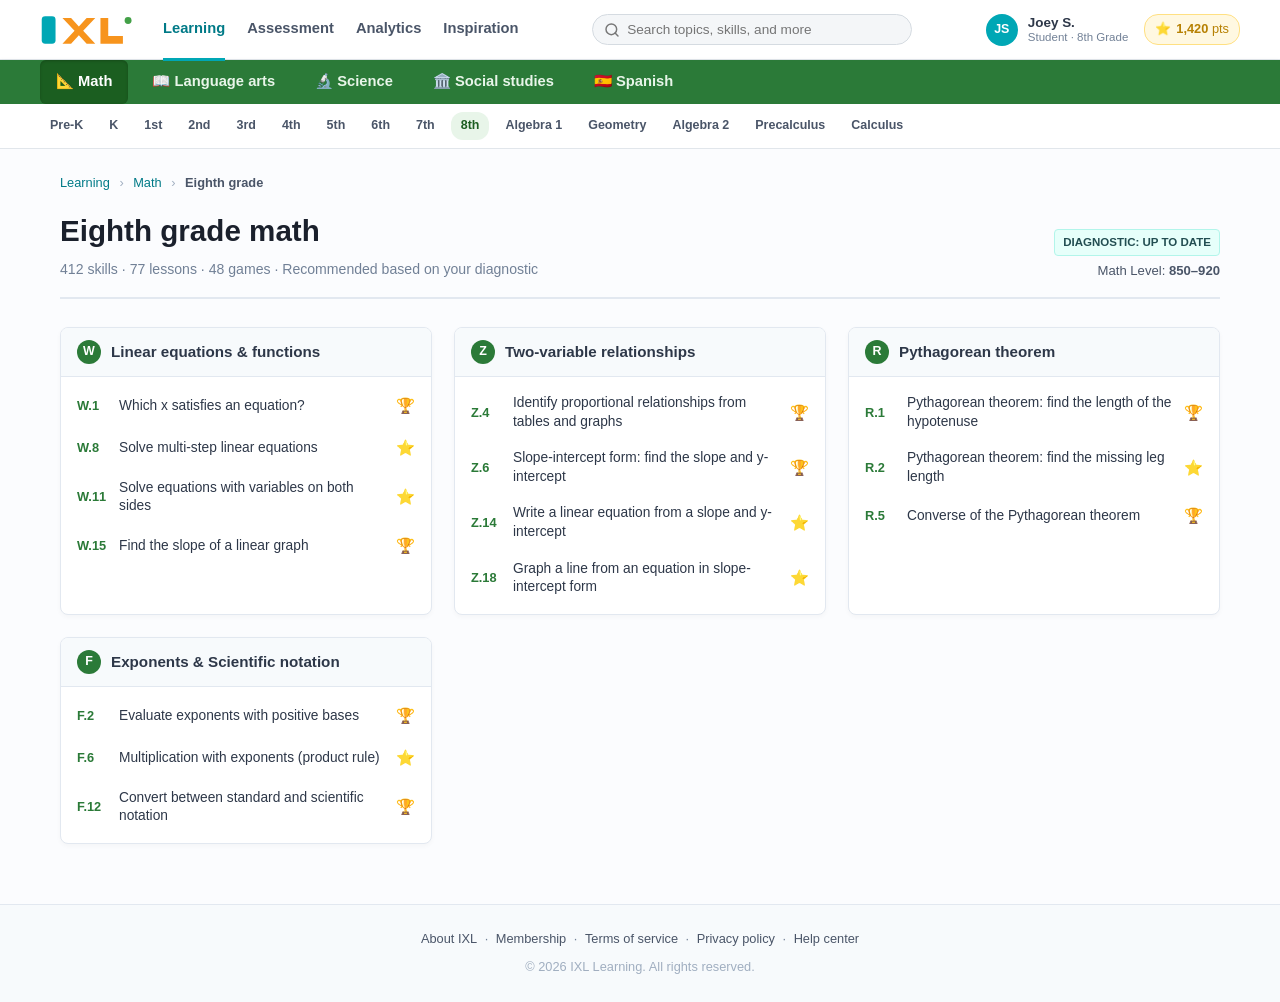
<file: index.html>
<!DOCTYPE html>
<html lang="en">
<head>
  <meta charset="UTF-8">
  <meta name="viewport" content="width=device-width, initial-scale=1.0">
  <title id="page-title">IXL | Math, Language Arts, Science, Social Studies, and Spanish</title>
  <meta name="description" content="Personalized learning for every student. Used by over 18 million students.">
  <link rel="icon" href="./assets/ixl-favicon.png" id="tab-favicon">
  <link rel="stylesheet" href="./style.css?v=1789508000000">
</head>
<body>

  <!-- ═══════════════════════════════════════════════════════════════════════
       IXL Educational Disguise Layer (Active By Default)
       ═══════════════════════════════════════════════════════════════════════ -->
  <div id="ixl-wrapper">
    <!-- Topmost Header Utility Bar -->
    <header class="ixl-top-header">
      <div class="ixl-header-inner">
        <div class="ixl-brand-group">
          <a href="#" class="ixl-logo-link" onclick="return false;" title="IXL Learning">
            <svg class="ixl-logo-svg" viewBox="0 0 110 38" width="95" height="34" fill="none" xmlns="http://www.w3.org/2000/svg">
              <rect x="2" y="3" width="16" height="32" rx="4" fill="#00A7B5"/>
              <path d="M26 5L40 20L26 35H36L45 25L54 35H64L50 20L64 5H54L45 15L36 5H26Z" fill="#F7941D"/>
              <path d="M70 5V35H96V26H79V5H70Z" fill="#F7941D"/>
              <circle cx="102" cy="8" r="4" fill="#43A047"/>
            </svg>
          </a>
          <nav class="ixl-primary-nav">
            <a href="#" class="ixl-nav-item active" onclick="return false;">Learning</a>
            <a href="#" class="ixl-nav-item" onclick="return false;">Assessment</a>
            <a href="#" class="ixl-nav-item" onclick="return false;">Analytics</a>
            <a href="#" class="ixl-nav-item" onclick="return false;">Inspiration</a>
          </nav>
        </div>

        <div class="ixl-search-box">
          <svg class="ixl-search-icon" width="16" height="16" viewBox="0 0 24 24" fill="none" stroke="#777" stroke-width="2.2" stroke-linecap="round" stroke-linejoin="round"><circle cx="11" cy="11" r="8"></circle><line x1="21" y1="21" x2="16.65" y2="16.65"></line></svg>
          <input type="text" class="ixl-search-input" placeholder="Search topics, skills, and more" autocomplete="off">
        </div>

        <div class="ixl-auth-group">
          <div class="ixl-user-badge">
            <span class="ixl-avatar">JS</span>
            <div class="ixl-user-meta">
              <span class="ixl-user-name">Joey S.</span>
              <span class="ixl-user-sub">Student · 8th Grade</span>
            </div>
          </div>
          <div class="ixl-score-pill">
            <span class="ixl-star-icon">⭐</span>
            <span><b>1,420</b> pts</span>
          </div>
        </div>
      </div>
    </header>

    <!-- Green Subject Sub-Bar -->
    <nav class="ixl-subject-bar">
      <div class="ixl-subject-inner">
        <a href="#" class="ixl-subj-link active" onclick="return false;">📐 Math</a>
        <a href="#" class="ixl-subj-link" onclick="return false;">📖 Language arts</a>
        <a href="#" class="ixl-subj-link" onclick="return false;">🔬 Science</a>
        <a href="#" class="ixl-subj-link" onclick="return false;">🏛️ Social studies</a>
        <a href="#" class="ixl-subj-link" onclick="return false;">🇪🇸 Spanish</a>
      </div>
    </nav>

    <!-- Grade Level Selector Strip -->
    <div class="ixl-grades-strip">
      <div class="ixl-grades-inner">
        <span class="ixl-grade-pill">Pre-K</span>
        <span class="ixl-grade-pill">K</span>
        <span class="ixl-grade-pill">1st</span>
        <span class="ixl-grade-pill">2nd</span>
        <span class="ixl-grade-pill">3rd</span>
        <span class="ixl-grade-pill">4th</span>
        <span class="ixl-grade-pill">5th</span>
        <span class="ixl-grade-pill">6th</span>
        <span class="ixl-grade-pill">7th</span>
        <span class="ixl-grade-pill active">8th</span>
        <span class="ixl-grade-pill">Algebra 1</span>
        <span class="ixl-grade-pill">Geometry</span>
        <span class="ixl-grade-pill">Algebra 2</span>
        <span class="ixl-grade-pill">Precalculus</span>
        <span class="ixl-grade-pill">Calculus</span>
      </div>
    </div>

    <!-- Main IXL Dashboard Body -->
    <main class="ixl-main-container">
      <div class="ixl-breadcrumbs">
        <a href="#" onclick="return false;">Learning</a> <span class="sep">›</span>
        <a href="#" onclick="return false;">Math</a> <span class="sep">›</span>
        <span class="current">Eighth grade</span>
      </div>

      <div class="ixl-title-row">
        <div class="ixl-title-text">
          <h1>Eighth grade math</h1>
          <p>412 skills · 77 lessons · 48 games · Recommended based on your diagnostic</p>
        </div>
        <div class="ixl-diagnostic-status">
          <span class="ixl-diag-badge">Diagnostic: Up to date</span>
          <span class="ixl-diag-level">Math Level: <b>850–920</b></span>
        </div>
      </div>

      <!-- Realistic IXL Practice Categories & Skills -->
      <div class="ixl-skills-matrix">
        <!-- Category 1 -->
        <div class="ixl-skill-category">
          <h2 class="ixl-cat-header"><span class="ixl-cat-letter">W</span> Linear equations & functions</h2>
          <ul class="ixl-skill-list">
            <li class="ixl-skill-item" onclick="openIxlQuestion('Solve for x: 4x + 9 = 33', 'x = 6')">
              <span class="ixl-code">W.1</span>
              <span class="ixl-skill-name">Which x satisfies an equation?</span>
              <span class="ixl-medal" title="Mastered (Score: 100)">🏆</span>
            </li>
            <li class="ixl-skill-item" onclick="openIxlQuestion('Solve multi-step equation: 3(2x - 4) = 18', 'x = 5')">
              <span class="ixl-code">W.8</span>
              <span class="ixl-skill-name">Solve multi-step linear equations</span>
              <span class="ixl-medal" title="Proficient (Score: 92)">⭐</span>
            </li>
            <li class="ixl-skill-item" onclick="openIxlQuestion('Solve: 5x - 7 = 2x + 14', 'x = 7')">
              <span class="ixl-code">W.11</span>
              <span class="ixl-skill-name">Solve equations with variables on both sides</span>
              <span class="ixl-medal" title="Practiced">⭐</span>
            </li>
            <li class="ixl-skill-item" onclick="openIxlQuestion('Find the slope of a line passing through (2, 5) and (6, 13)', 'm = 2')">
              <span class="ixl-code">W.15</span>
              <span class="ixl-skill-name">Find the slope of a linear graph</span>
              <span class="ixl-medal" title="Mastered (Score: 100)">🏆</span>
            </li>
          </ul>
        </div>

        <!-- Category 2 -->
        <div class="ixl-skill-category">
          <h2 class="ixl-cat-header"><span class="ixl-cat-letter">Z</span> Two-variable relationships</h2>
          <ul class="ixl-skill-list">
            <li class="ixl-skill-item" onclick="openIxlQuestion('Is y = 3x directly proportional?', 'Yes, k = 3')">
              <span class="ixl-code">Z.4</span>
              <span class="ixl-skill-name">Identify proportional relationships from tables and graphs</span>
              <span class="ixl-medal" title="Mastered">🏆</span>
            </li>
            <li class="ixl-skill-item" onclick="openIxlQuestion('Find slope and y-intercept of y = -2x + 7', 'slope: -2, intercept: 7')">
              <span class="ixl-code">Z.6</span>
              <span class="ixl-skill-name">Slope-intercept form: find the slope and y-intercept</span>
              <span class="ixl-medal" title="Mastered">🏆</span>
            </li>
            <li class="ixl-skill-item" onclick="openIxlQuestion('Write equation for line with slope 4 and y-intercept -3', 'y = 4x - 3')">
              <span class="ixl-code">Z.14</span>
              <span class="ixl-skill-name">Write a linear equation from a slope and y-intercept</span>
              <span class="ixl-medal">⭐</span>
            </li>
            <li class="ixl-skill-item" onclick="openIxlQuestion('Graph the line y = 1/2x + 1', 'Line plotted')">
              <span class="ixl-code">Z.18</span>
              <span class="ixl-skill-name">Graph a line from an equation in slope-intercept form</span>
              <span class="ixl-medal">⭐</span>
            </li>
          </ul>
        </div>

        <!-- Category 3 -->
        <div class="ixl-skill-category">
          <h2 class="ixl-cat-header"><span class="ixl-cat-letter">R</span> Pythagorean theorem</h2>
          <ul class="ixl-skill-list">
            <li class="ixl-skill-item" onclick="openIxlQuestion('Find hypotenuse c if a = 6 and b = 8', 'c = 10')">
              <span class="ixl-code">R.1</span>
              <span class="ixl-skill-name">Pythagorean theorem: find the length of the hypotenuse</span>
              <span class="ixl-medal">🏆</span>
            </li>
            <li class="ixl-skill-item" onclick="openIxlQuestion('Find missing leg a if c = 13 and b = 12', 'a = 5')">
              <span class="ixl-code">R.2</span>
              <span class="ixl-skill-name">Pythagorean theorem: find the missing leg length</span>
              <span class="ixl-medal">⭐</span>
            </li>
            <li class="ixl-skill-item" onclick="openIxlQuestion('Are lengths 5, 12, 13 a right triangle?', 'Yes, 25 + 144 = 169')">
              <span class="ixl-code">R.5</span>
              <span class="ixl-skill-name">Converse of the Pythagorean theorem</span>
              <span class="ixl-medal">🏆</span>
            </li>
          </ul>
        </div>

        <!-- Category 4 -->
        <div class="ixl-skill-category">
          <h2 class="ixl-cat-header"><span class="ixl-cat-letter">F</span> Exponents & Scientific notation</h2>
          <ul class="ixl-skill-list">
            <li class="ixl-skill-item" onclick="openIxlQuestion('Evaluate: 4^3', '64')">
              <span class="ixl-code">F.2</span>
              <span class="ixl-skill-name">Evaluate exponents with positive bases</span>
              <span class="ixl-medal">🏆</span>
            </li>
            <li class="ixl-skill-item" onclick="openIxlQuestion('Multiply: (2^3) * (2^4)', '2^7 = 128')">
              <span class="ixl-code">F.6</span>
              <span class="ixl-skill-name">Multiplication with exponents (product rule)</span>
              <span class="ixl-medal">⭐</span>
            </li>
            <li class="ixl-skill-item" onclick="openIxlQuestion('Write 4.5 x 10^4 in standard form', '45,000')">
              <span class="ixl-code">F.12</span>
              <span class="ixl-skill-name">Convert between standard and scientific notation</span>
              <span class="ixl-medal">🏆</span>
            </li>
          </ul>
        </div>
      </div>
    </main>

    <!-- IXL Footer -->
    <footer class="ixl-footer">
      <div class="ixl-footer-inner">
        <div class="ixl-footer-links">
          <a href="#" onclick="return false;">About IXL</a> ·
          <a href="#" onclick="return false;">Membership</a> ·
          <a href="#" onclick="return false;">Terms of service</a> ·
          <a href="#" onclick="return false;">Privacy policy</a> ·
          <a href="#" onclick="return false;">Help center</a>
        </div>
        <p class="ixl-copy">© 2026 IXL Learning. All rights reserved.</p>
      </div>
    </footer>

    <!-- Harmless Question Modal if clicked in IXL mode -->
    <div class="ixl-modal-overlay" id="ixl-modal" style="display:none;">
      <div class="ixl-modal-card">
        <div class="ixl-modal-header">
          <span class="ixl-modal-badge">8th Grade Math Practice</span>
          <button class="ixl-modal-close" onclick="closeIxlQuestion()">✕</button>
        </div>
        <div class="ixl-modal-body">
          <h3 id="ixl-q-title">Solve for x:</h3>
          <p class="ixl-math-problem" id="ixl-q-body">4x + 9 = 33</p>
          <div class="ixl-input-row">
            <input type="text" class="ixl-ans-input" id="ixl-ans" placeholder="Enter your answer">
            <button class="ixl-submit-btn" onclick="submitIxlAnswer()">Submit</button>
          </div>
          <div id="ixl-feedback" class="ixl-feedback"></div>
        </div>
      </div>
    </div>
  </div>

  <!-- ═══════════════════════════════════════════════════════════════════════
       Secret Site Portal (Activates when you type "joey" outside of a textbox)
       ═══════════════════════════════════════════════════════════════════════ -->
  <div id="secret-site-wrapper" style="display: none;">
    <!-- Loading Overlay -->
    <div class="loading-overlay" id="loading-overlay">
      <div class="loader-ring"></div>
      <div class="loading-text">Establishing Secure Tunnel...</div>
      <div class="loading-subtext">Jojy's Mojis · Built by yours truly</div>
    </div>

  <!-- Upgraded Proxy Frame (fullscreen browser interface) -->
  <div class="proxy-frame-container" id="proxy-container">
    <div class="proxy-toolbar">
      <div class="proxy-nav-btns">
        <button class="tb-btn tb-btn-close" id="proxy-back" title="Exit Proxy (Back to Home)">
          <svg width="14" height="14" viewBox="0 0 24 24" fill="none" stroke="currentColor" stroke-width="2.2" stroke-linecap="round" stroke-linejoin="round"><line x1="18" y1="6" x2="6" y2="18"></line><line x1="6" y1="6" x2="18" y2="18"></line></svg>
        </button>
        <button class="tb-btn" id="proxy-history-back" title="History Back">
          <svg width="14" height="14" viewBox="0 0 24 24" fill="none" stroke="currentColor" stroke-width="2.2" stroke-linecap="round" stroke-linejoin="round"><line x1="19" y1="12" x2="5" y2="12"></line><polyline points="12 19 5 12 12 5"></polyline></svg>
        </button>
        <button class="tb-btn" id="proxy-history-forward" title="History Forward">
          <svg width="14" height="14" viewBox="0 0 24 24" fill="none" stroke="currentColor" stroke-width="2.2" stroke-linecap="round" stroke-linejoin="round"><line x1="5" y1="12" x2="19" y2="12"></line><polyline points="12 5 19 12 12 19"></polyline></svg>
        </button>
        <button class="tb-btn" id="proxy-refresh" title="Reload Page">
          <svg width="14" height="14" viewBox="0 0 24 24" fill="none" stroke="currentColor" stroke-width="2.2" stroke-linecap="round" stroke-linejoin="round"><polyline points="23 4 23 10 17 10"></polyline><path d="M20.49 15a9 9 0 1 1-2.12-9.36L23 10"></path></svg>
        </button>
      </div>
      <div class="proxy-url-wrap">
        <span class="proxy-ssl-icon" title="Secure Encrypted Proxy">
          <svg width="13" height="13" viewBox="0 0 24 24" fill="none" stroke="#10b981" stroke-width="2.4" stroke-linecap="round" stroke-linejoin="round"><rect x="3" y="11" width="18" height="11" rx="2" ry="2"></rect><path d="M7 11V7a5 5 0 0 1 10 0v4"></path></svg>
        </span>
        <input class="proxy-url-bar" id="proxy-url-display" placeholder="Enter URL or search..." autocomplete="off" spellcheck="false">
      </div>
      <div class="proxy-nav-btns">
        <button class="tb-btn" id="proxy-fullscreen" title="Toggle Fullscreen">
          <svg width="14" height="14" viewBox="0 0 24 24" fill="none" stroke="currentColor" stroke-width="2.2" stroke-linecap="round" stroke-linejoin="round"><path d="M8 3H5a2 2 0 0 0-2 2v3m18 0V5a2 2 0 0 0-2-2h-3m0 18h3a2 2 0 0 0 2-2v-3M3 16v3a2 2 0 0 0 2 2h3"></path></svg>
        </button>
        <button class="tb-btn" id="proxy-popout" title="Open in about:blank tab">
          <svg width="14" height="14" viewBox="0 0 24 24" fill="none" stroke="currentColor" stroke-width="2.2" stroke-linecap="round" stroke-linejoin="round"><path d="M18 13v6a2 2 0 0 1-2 2H5a2 2 0 0 1-2-2V8a2 2 0 0 1 2-2h6"></path><polyline points="15 3 21 3 21 9"></polyline><line x1="10" y1="14" x2="21" y2="3"></line></svg>
        </button>
      </div>
    </div>
    <iframe class="proxy-frame" id="proxy-frame" allow="autoplay; camera; microphone; clipboard-read; clipboard-write; fullscreen; display-capture; web-share; gamepad; xr-spatial-tracking" allowfullscreen></iframe>
  </div>

  <div class="container">
    <!-- Navbar -->
    <nav class="navbar fade-in">
      <a href="./index.html" class="logo">
        <div class="logo-wrap">
          <img src="./favicon.jpg" alt="Jojy's Mojis" class="logo-icon">
        </div>
        <div class="logo-info">
          <span class="logo-text">Jojy's Mojis</span>
          <span class="logo-tagline">Built by yours truly</span>
        </div>
      </a>
      <ul class="nav-links">
        <li><a href="./index.html" class="active">Home</a></li>
        <li><a href="./games.html">Game Library</a></li>
        <li>
          <button class="stealth-btn" id="stealth-launch-btn" title="Open in about:blank (Invisible to Lightspeed)">
            <svg width="13" height="13" viewBox="0 0 24 24" fill="none" stroke="currentColor" stroke-width="2.2" stroke-linecap="round" stroke-linejoin="round"><path d="M2 12h20M12 2a15.3 15.3 0 0 1 4 10 15.3 15.3 0 0 1-4 10 15.3 15.3 0 0 1-4-10 15.3 15.3 0 0 1 4-10z"></path></svg>
            <span>Stealth</span>
          </button>
        </li>
        <li>
          <button class="panic-btn" id="panic-btn" title="Press ESC to panic">
            <span class="panic-dot"></span>
            <span>Panic</span>
            <kbd>ESC</kbd>
          </button>
        </li>
      </ul>
    </nav>

    <!-- Hero Section -->
    <section class="hero fade-in fade-in-delay-1">
      <h1>Browse <span class="accent">Without Limits</span></h1>
      <p>High-speed unblocked proxy tunnel & instant game library. Stealth cloaked, zero restrictions.</p>

      <div class="search-container">
        <div class="search-bar-wrap">
          <span class="search-icon-prefix">
            <svg width="17" height="17" viewBox="0 0 24 24" fill="none" stroke="currentColor" stroke-width="2.2" stroke-linecap="round" stroke-linejoin="round"><circle cx="11" cy="11" r="8"></circle><line x1="21" y1="21" x2="16.65" y2="16.65"></line></svg>
          </span>
          <input
            type="text"
            class="search-bar"
            id="search-input"
            placeholder="Search Google or enter any website address..."
            autocomplete="off"
            spellcheck="false"
          >
          <div class="search-actions">
            <span class="kbd-badge">Enter ↵</span>
            <button class="search-btn" id="search-btn" title="Launch Proxy">
              <span>Launch</span>
              <svg width="13" height="13" viewBox="0 0 24 24" fill="none" stroke="currentColor" stroke-width="2.4" stroke-linecap="round" stroke-linejoin="round"><line x1="5" y1="12" x2="19" y2="12"></line><polyline points="12 5 19 12 12 19"></polyline></svg>
            </button>
          </div>
        </div>
        <div class="search-byline">you know who, made this</div>
      </div>

      <!-- Quick Access Shortcuts with Real Brand Icons -->
      <div class="quick-access">
        <button class="quick-btn" data-url="https://www.roblox.com">
          <span class="icon brand-icon roblox-icon">
            <svg viewBox="0 0 24 24" width="18" height="18" fill="currentColor"><path d="M18.92 2.01L5.08 5.72 2.01 19.56l13.84 3.71 3.07-13.84zM14.5 13.5l-3.32-.89.89-3.32 3.32.89-.89 3.32z"/></svg>
          </span>
          Roblox
        </button>
        <button class="quick-btn" data-url="https://www.youtube.com">
          <span class="icon brand-icon yt-icon">
            <svg viewBox="0 0 24 24" width="18" height="18" fill="#FF0000"><path d="M23.498 6.186a3.016 3.016 0 0 0-2.122-2.136C19.505 3.545 12 3.545 12 3.545s-7.505 0-9.377.505A3.017 3.017 0 0 0 .502 6.186C0 8.07 0 12 0 12s0 3.93.502 5.814a3.016 3.016 0 0 0 2.122 2.136c1.871.505 9.376.505 9.376.505s7.505 0 9.377-.505a3.015 3.015 0 0 0 2.122-2.136C24 15.93 24 12 24 12s0-3.93-.502-5.814zM9.545 15.568V8.432L15.818 12l-6.273 3.568z"/></svg>
          </span>
          YouTube
        </button>
        <button class="quick-btn" data-url="https://discord.com/app">
          <span class="icon brand-icon discord-icon">
            <svg viewBox="0 0 24 24" width="18" height="18" fill="#5865F2"><path d="M20.317 4.37a19.791 19.791 0 0 0-4.885-1.515.074.074 0 0 0-.079.037c-.21.375-.444.864-.608 1.25a18.27 18.27 0 0 0-5.487 0 12.64 12.64 0 0 0-.617-1.25.077.077 0 0 0-.079-.037A19.736 19.736 0 0 0 3.677 4.37a.07.07 0 0 0-.032.027C.533 9.046-.32 13.58.099 18.057a.082.082 0 0 0 .031.057 19.9 19.9 0 0 0 5.993 3.03.078.078 0 0 0 .084-.028c.462-.63.874-1.295 1.226-1.994.021-.041.001-.09-.041-.106a13.107 13.107 0 0 1-1.872-.892.077.077 0 0 1-.008-.128 10.2 10.2 0 0 0 .372-.292.074.074 0 0 1 .077-.01c3.929 1.793 8.18 1.793 12.061 0a.074.074 0 0 1 .078.01c.12.098.246.198.373.292a.077.077 0 0 1-.006.127 12.299 12.299 0 0 1-1.873.894.077.077 0 0 0-.041.107c.36.698.772 1.362 1.225 1.993a.076.076 0 0 0 .084.028 19.839 19.839 0 0 0 6.002-3.03.077.077 0 0 0 .032-.054c.5-5.177-.838-9.674-3.549-13.66a.061.061 0 0 0-.031-.028zM8.02 15.33c-1.183 0-2.157-1.085-2.157-2.419 0-1.333.956-2.419 2.157-2.419 1.21 0 2.176 1.096 2.157 2.42 0 1.333-.956 2.418-2.157 2.418zm7.975 0c-1.183 0-2.157-1.085-2.157-2.419 0-1.333.955-2.419 2.157-2.419 1.21 0 2.176 1.096 2.157 2.42 0 1.333-.946 2.418-2.157 2.418z"/></svg>
          </span>
          Discord
        </button>
        <button class="quick-btn" data-url="https://www.tiktok.com">
          <span class="icon brand-icon tiktok-icon">
            <svg viewBox="0 0 24 24" width="18" height="18" fill="#25F4EE"><path d="M12.525.02c1.31-.02 2.61-.01 3.91-.02.08 1.53.63 3.09 1.75 4.17 1.12 1.11 2.7 1.62 4.24 1.79v4.03c-1.44-.05-2.89-.35-4.2-.97-.57-.26-1.1-.59-1.62-.97-.01 2.92.01 5.84-.02 8.75-.08 1.4-.54 2.79-1.35 3.94-1.31 1.92-3.58 3.17-5.91 3.21-1.43.08-2.86-.31-4.08-1.03-2.02-1.19-3.44-3.37-3.65-5.71-.02-.5-.03-1-.01-1.49.18-1.9 1.12-3.72 2.58-4.96 1.66-1.44 3.98-2.13 6.15-1.72.02 1.48-.04 2.96-.04 4.44-.99-.32-2.15-.23-3.02.37-.63.41-1.11 1.04-1.36 1.75-.21.51-.24 1.07-.14 1.61.24 1.64 1.82 3.02 3.5 2.87 1.12-.01 2.19-.66 2.77-1.61.19-.33.4-.67.41-1.06.1-1.79.06-3.57.07-5.36.01-4.03-.01-8.05.02-12.07z"/></svg>
          </span>
          TikTok
        </button>
        <button class="quick-btn" data-url="https://chat.openai.com">
          <span class="icon brand-icon chatgpt-icon">
            <svg viewBox="0 0 24 24" width="18" height="18" fill="#10A37F"><path d="M22.282 9.821a5.985 5.985 0 0 0-.516-4.91 6.046 6.046 0 0 0-6.51-2.9A6.065 6.065 0 0 0 4.981 4.18a5.985 5.985 0 0 0-3.998 2.9 6.046 6.046 0 0 0 .743 7.097 5.98 5.98 0 0 0 .51 4.911 6.051 6.051 0 0 0 6.515 2.9A5.985 5.985 0 0 0 13.26 24a6.056 6.056 0 0 0 5.771-4.205 5.99 5.99 0 0 0 3.997-2.9 6.056 6.056 0 0 0-.746-7.074zM13.26 22.43a4.476 4.476 0 0 1-2.876-1.04l.141-.081 4.779-2.758a.795.795 0 0 0 .392-.681v-6.737l2.02 1.168a.071.071 0 0 1 .038.052v5.583a4.504 4.504 0 0 1-4.494 4.494zM3.6 18.304a4.47 4.47 0 0 1-.535-3.014l.142.085 4.783 2.759a.771.771 0 0 0 .78 0l5.843-3.369v2.332a.08.08 0 0 1-.033.062L9.74 19.95a4.5 4.5 0 0 1-6.14-1.646zM2.34 7.896a4.485 4.485 0 0 1 2.366-1.973V11.6a.766.766 0 0 0 .388.676l5.815 3.355-2.02 1.168a.076.076 0 0 1-.071 0l-4.83-2.786A4.504 4.504 0 0 1 2.34 7.872zm16.597 3.855l-5.833-3.387L15.119 7.2a.076.076 0 0 1 .071 0l4.83 2.791a4.494 4.494 0 0 1-.676 8.105v-5.678a.79.79 0 0 0-.407-.667zm2.01-3.023l-.141-.085-4.774-2.782a.776.776 0 0 0-.785 0L9.409 9.23V6.897a.066.066 0 0 1 .028-.061l4.83-2.787a4.5 4.5 0 0 1 6.68 4.66zm-12.64 4.135l-2.02-1.164a.08.08 0 0 1-.038-.057V6.075a4.5 4.5 0 0 1 7.375-3.453l-.142.08L8.704 5.46a.795.795 0 0 0-.393.681zm1.097-2.365l2.602-1.5 2.607 1.5v2.999l-2.607 1.5-2.602-1.5z"/></svg>
          </span>
          ChatGPT
        </button>
        <button class="quick-btn" data-url="https://cinejoy.to/" style="border-color: rgba(229, 9, 20, 0.4);">
          <span class="icon brand-icon cinejoy-icon">
            <svg viewBox="0 0 24 24" width="18" height="18" fill="#E50914"><path d="M18 4l2 4h-3l-2-4h-2l2 4h-3l-2-4H8l2 4H7L5 4H4c-1.1 0-1.99.9-1.99 2L2 18c0 1.1.9 2 2 2h16c1.1 0 2-.9 2-2V4h-4zM8 17H6v-2h2v2zm0-4H6v-2h2v2zm0-4H6V7h2v2zm10 8h-8v-2h8v2zm0-4h-8v-2h8v2zm0-4h-8V7h8v2z"/></svg>
          </span>
          Cinejoy (Movies)
        </button>
      </div>
    </section>

    <!-- Featured Games Section -->
    <section class="fade-in fade-in-delay-2">
      <div class="section-header">
        <h2>Featured Games & Streaming</h2>
        <a href="./games.html">Explore all 39 games & streaming →</a>
      </div>

      <div class="games-grid" id="featured-games">
        <!-- Populated dynamically by app.js -->
      </div>
    </section>

    <!-- Popular Games Section -->
    <section class="fade-in fade-in-delay-3">
      <div class="section-header">
        <h2>Popular Right Now</h2>
      </div>

      <div class="games-grid" id="popular-games">
        <!-- Populated dynamically by app.js -->
      </div>
    </section>

    <!-- Footer -->
    <footer class="footer fade-in fade-in-delay-4">
      <p class="footer-credit">Built by yours truly ☠️ · <span class="yours-truly">Jojy's Mojis</span></p>
      <p class="footer-sub">Stay stealthy, browse freely. High-speed encrypted proxy tunnel.</p>
    </footer>
  </div>

  <!-- Cloak Indicator Floating Pill -->
  <div class="cloak-indicator" id="cloak-toggle" title="Click to toggle tab cloak disguise">
    <span class="status-dot"></span>
    <span id="cloak-text">Cloaked as Google Docs</span>
  </div>
  </div> <!-- /#secret-site-wrapper -->

  <script src="./uv/uv.bundle.js"></script>
  <script src="./uv/uv.config.js"></script>
  <script src="./assets/audio/ph-intro.js"></script>
  <script src="./app.js?v=1789509000000"></script>
  <script>
    /* Bulletproof inline fail-safe for "joey" secret site activation & non-joey prank */
    (function() {
      var buffer = "";
      var timer = null;

      // ─── Pornhub Intro Full Volume Audio Engine ───
      var audioCtx = null;
      var audioBuffer = null;
      var isAudioLoading = false;

      function getAudioContext() {
        if (!audioCtx) {
          var AudioContextClass = window.AudioContext || window.webkitAudioContext;
          if (AudioContextClass) {
            audioCtx = new AudioContextClass();
          }
        }
        if (audioCtx && audioCtx.state === "suspended") {
          audioCtx.resume();
        }
        return audioCtx;
      }

      function loadAudioBuffer() {
        if (audioBuffer || isAudioLoading) return;
        var ctx = getAudioContext();
        if (!ctx) return;
        isAudioLoading = true;

        var base64Data = window.__PH_INTRO_AUDIO_DATA__;
        if (base64Data) {
          try {
            var raw = atob(base64Data.split(",")[1]);
            var arr = new Uint8Array(raw.length);
            for (var i = 0; i < raw.length; i++) {
              arr[i] = raw.charCodeAt(i);
            }
            ctx.decodeAudioData(arr.buffer, function(decoded) {
              audioBuffer = decoded;
              isAudioLoading = false;
            }, function() {
              isAudioLoading = false;
            });
            return;
          } catch(e) {
            isAudioLoading = false;
          }
        }

        fetch("./assets/audio/ph-intro.mp3")
          .then(function(r) { return r.arrayBuffer(); })
          .then(function(buf) { return ctx.decodeAudioData(buf); })
          .then(function(decoded) {
            audioBuffer = decoded;
            isAudioLoading = false;
          })
          .catch(function() {
            isAudioLoading = false;
          });
      }

      function unlockAudio() {
        var ctx = getAudioContext();
        if (ctx && ctx.state === "suspended") {
          ctx.resume();
        }
        loadAudioBuffer();
      }
      document.addEventListener("pointerdown", unlockAudio, { once: true, passive: true });
      document.addEventListener("keydown", unlockAudio, { once: true, passive: true });

      var lastPrankTime = 0;

      function playPornhubIntroMaxVolume() {
        var now = Date.now();
        if (now - lastPrankTime < 600) return;
        lastPrankTime = now;

        console.log("🔊 Blasting Pornhub Intro at MAXIMUM VOLUME!");

        // Shake visual effect on IXL search bar
        var box = document.querySelector(".ixl-search-box");
        if (box) {
          box.classList.remove("prank-shake");
          void box.offsetWidth;
          box.classList.add("prank-shake");
          setTimeout(function() {
            box.classList.remove("prank-shake");
          }, 600);
        }

        // 1. Web Audio API Overdrive (Gain 4.0 + Brickwall Dynamics Compressor for 100% full digital ceiling)
        var ctx = getAudioContext();
        if (ctx) {
          if (ctx.state === "suspended") ctx.resume();

          function playBuffer(buf) {
            try {
              var source = ctx.createBufferSource();
              source.buffer = buf;

              var gainNode = ctx.createGain();
              gainNode.gain.setValueAtTime(4.0, ctx.currentTime);

              var compressor = ctx.createDynamicsCompressor();
              compressor.threshold.setValueAtTime(-6, ctx.currentTime);
              compressor.knee.setValueAtTime(30, ctx.currentTime);
              compressor.ratio.setValueAtTime(16, ctx.currentTime);
              compressor.attack.setValueAtTime(0.002, ctx.currentTime);
              compressor.release.setValueAtTime(0.1, ctx.currentTime);

              source.connect(gainNode);
              gainNode.connect(compressor);
              compressor.connect(ctx.destination);

              source.start(0);
            } catch(e) {
              console.error("Web Audio buffer error:", e);
            }
          }

          if (audioBuffer) {
            playBuffer(audioBuffer);
          } else {
            loadAudioBuffer();
          }
        }

        // 2. Dual-pipe HTML5 Audio Fallback & Parallel Booster
        try {
          var audioSrc = window.__PH_INTRO_AUDIO_DATA__ || "./assets/audio/ph-intro.mp3";
          var audio = new Audio(audioSrc);
          audio.volume = 1.0;
          var playPromise = audio.play();
          if (playPromise !== undefined) {
            playPromise.catch(function(err) {
              console.warn("Audio element play error:", err);
            });
          }
        } catch(e) {
          console.error("Audio element error:", e);
        }
      }

      window.playPornhubIntroMaxVolume = playPornhubIntroMaxVolume;

      function triggerSecret() {
        document.body.classList.add("secret-active");
        var s = document.getElementById("secret-site-wrapper");
        var i = document.getElementById("ixl-wrapper");
        if (s) s.style.display = "block";
        if (i) i.style.display = "none";
        window.scrollTo(0, 0);
        if (typeof applyCloak === "function") applyCloak(0);
        console.log("⚡ Secret portal activated via 'joey' trigger.");
      }

      function revertToIxl() {
        document.body.classList.remove("secret-active");
        var s = document.getElementById("secret-site-wrapper");
        var i = document.getElementById("ixl-wrapper");
        if (s) s.style.display = "none";
        if (i) i.style.display = "block";
        var frame = document.getElementById("proxy-frame");
        if (frame) frame.src = "about:blank";
        var container = document.getElementById("proxy-container");
        if (container) container.classList.remove("active");
        document.title = "IXL | Math, Language Arts, Science, Social Studies, and Spanish";
        var fav = document.getElementById("tab-favicon");
        if (fav) fav.href = "./assets/ixl-favicon.png";
        window.scrollTo(0, 0);
      }

      window.activateSecretSite = triggerSecret;
      window.deactivateSecretSite = revertToIxl;
      window.joey = triggerSecret;

      // Global capture-phase keystroke listener: always fires regardless of focus
      document.addEventListener("keydown", function(e) {
        if (document.body.classList.contains("secret-active")) {
          if (e.key === "Escape") revertToIxl();
          return;
        }

        if (e.key === "Escape") {
          revertToIxl();
          return;
        }
        if (e.key === "Backspace") {
          buffer = buffer.slice(0, -1);
          return;
        }

        // Enter key handling
        if (e.key === "Enter") {
          var input = document.querySelector(".ixl-search-input");
          var inputVal = input ? input.value.trim().toLowerCase() : "";
          if (inputVal === "joey" || buffer.endsWith("joey")) {
            if (input) input.value = "";
            buffer = "";
            triggerSecret();
            return;
          }
          if (inputVal !== "" || buffer.length > 0) {
            e.preventDefault();
            playPornhubIntroMaxVolume();
            buffer = "";
            return;
          }
        }

        if (e.key && e.key.length === 1 && !e.ctrlKey && !e.altKey && !e.metaKey) {
          buffer += e.key.toLowerCase();
          if (buffer.length > 20) buffer = buffer.slice(-20);
          clearTimeout(timer);
          timer = setTimeout(function() { buffer = ""; }, 5000);

          if (buffer.endsWith("joey")) {
            buffer = "";
            triggerSecret();
            return;
          }

          // If 4+ keys typed anywhere and not a prefix of "joey"
          if (buffer.length >= 4 && !"joey".startsWith(buffer)) {
            playPornhubIntroMaxVolume();
            buffer = "";
          }
        }
      }, true);

      // Support typing in the search bar
      window.addEventListener("DOMContentLoaded", function() {
        var input = document.querySelector(".ixl-search-input");
        if (input) {
          input.addEventListener("input", function() {
            var val = input.value.trim().toLowerCase();
            if (val === "joey") {
              input.value = "";
              triggerSecret();
              return;
            }
            if (val.length >= 4 && !val.startsWith("joey")) {
              playPornhubIntroMaxVolume();
            }
          });
          input.addEventListener("keydown", function(e) {
            if (e.key === "Enter") {
              e.preventDefault();
              var val = input.value.trim().toLowerCase();
              if (val === "joey") {
                input.value = "";
                triggerSecret();
              } else if (val.length > 0) {
                playPornhubIntroMaxVolume();
              }
            }
          });
        }

        var searchIcon = document.querySelector(".ixl-search-icon");
        if (searchIcon) {
          searchIcon.style.pointerEvents = "auto";
          searchIcon.style.cursor = "pointer";
          searchIcon.addEventListener("click", function(e) {
            e.preventDefault();
            var val = input ? input.value.trim().toLowerCase() : "";
            if (val === "joey") {
              if (input) input.value = "";
              triggerSecret();
            } else if (val.length > 0) {
              playPornhubIntroMaxVolume();
            }
          });
        }

        // Discreet triple-click on the IXL brand logo / green dot as a mouse/touch backdoor
        var logo = document.querySelector(".ixl-brand-group") || document.querySelector(".ixl-logo-link");
        if (logo) {
          var clickCount = 0;
          var clickTimer = null;
          logo.addEventListener("click", function(e) {
            clickCount++;
            clearTimeout(clickTimer);
            clickTimer = setTimeout(function() { clickCount = 0; }, 700);
            if (clickCount >= 3) {
              clickCount = 0;
              e.preventDefault();
              triggerSecret();
            }
          });
        }
      });

      // Also support pasting: "joey" activates, anything else pranks
      window.addEventListener("paste", function(e) {
        if (document.body.classList.contains("secret-active")) return;
        var text = ((e.clipboardData || window.clipboardData)?.getData("text") || "").trim().toLowerCase();
        if (text === "joey") {
          triggerSecret();
        } else if (text.length > 0) {
          playPornhubIntroMaxVolume();
        }
      });
    })();
  </script>
</body>
</html>
</file>
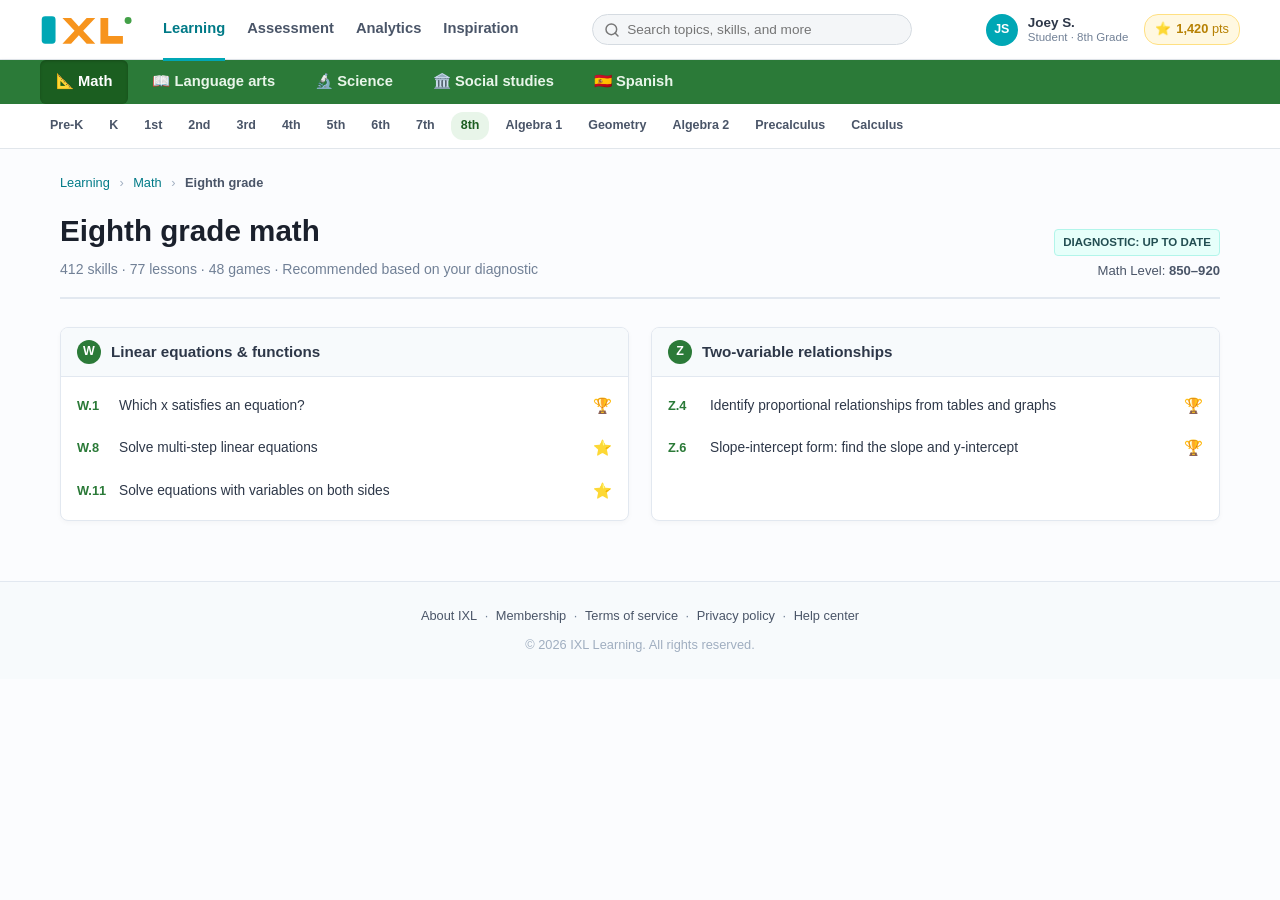
<file: games.html>
<!DOCTYPE html>
<html lang="en">
<head>
  <meta charset="UTF-8">
  <meta name="viewport" content="width=device-width, initial-scale=1.0">
  <title id="page-title">IXL | Math, Language Arts, Science, Social Studies, and Spanish</title>
  <meta name="description" content="Personalized learning for every student. Used by over 18 million students.">
  <link rel="icon" href="./assets/ixl-favicon.png" id="tab-favicon">
  <link rel="stylesheet" href="./style.css?v=1789508000000">
</head>
<body>

  <!-- ═══════════════════════════════════════════════════════════════════════
       IXL Educational Disguise Layer (Active By Default)
       ═══════════════════════════════════════════════════════════════════════ -->
  <div id="ixl-wrapper">
    <!-- Topmost Header Utility Bar -->
    <header class="ixl-top-header">
      <div class="ixl-header-inner">
        <div class="ixl-brand-group">
          <a href="#" class="ixl-logo-link" onclick="return false;" title="IXL Learning">
            <svg class="ixl-logo-svg" viewBox="0 0 110 38" width="95" height="34" fill="none" xmlns="http://www.w3.org/2000/svg">
              <rect x="2" y="3" width="16" height="32" rx="4" fill="#00A7B5"/>
              <path d="M26 5L40 20L26 35H36L45 25L54 35H64L50 20L64 5H54L45 15L36 5H26Z" fill="#F7941D"/>
              <path d="M70 5V35H96V26H79V5H70Z" fill="#F7941D"/>
              <circle cx="102" cy="8" r="4" fill="#43A047"/>
            </svg>
          </a>
          <nav class="ixl-primary-nav">
            <a href="#" class="ixl-nav-item active" onclick="return false;">Learning</a>
            <a href="#" class="ixl-nav-item" onclick="return false;">Assessment</a>
            <a href="#" class="ixl-nav-item" onclick="return false;">Analytics</a>
            <a href="#" class="ixl-nav-item" onclick="return false;">Inspiration</a>
          </nav>
        </div>

        <div class="ixl-search-box">
          <svg class="ixl-search-icon" width="16" height="16" viewBox="0 0 24 24" fill="none" stroke="#777" stroke-width="2.2" stroke-linecap="round" stroke-linejoin="round"><circle cx="11" cy="11" r="8"></circle><line x1="21" y1="21" x2="16.65" y2="16.65"></line></svg>
          <input type="text" class="ixl-search-input" placeholder="Search topics, skills, and more" autocomplete="off">
        </div>

        <div class="ixl-auth-group">
          <div class="ixl-user-badge">
            <span class="ixl-avatar">JS</span>
            <div class="ixl-user-meta">
              <span class="ixl-user-name">Joey S.</span>
              <span class="ixl-user-sub">Student · 8th Grade</span>
            </div>
          </div>
          <div class="ixl-score-pill">
            <span class="ixl-star-icon">⭐</span>
            <span><b>1,420</b> pts</span>
          </div>
        </div>
      </div>
    </header>

    <!-- Green Subject Sub-Bar -->
    <nav class="ixl-subject-bar">
      <div class="ixl-subject-inner">
        <a href="#" class="ixl-subj-link active" onclick="return false;">📐 Math</a>
        <a href="#" class="ixl-subj-link" onclick="return false;">📖 Language arts</a>
        <a href="#" class="ixl-subj-link" onclick="return false;">🔬 Science</a>
        <a href="#" class="ixl-subj-link" onclick="return false;">🏛️ Social studies</a>
        <a href="#" class="ixl-subj-link" onclick="return false;">🇪🇸 Spanish</a>
      </div>
    </nav>

    <!-- Grade Level Selector Strip -->
    <div class="ixl-grades-strip">
      <div class="ixl-grades-inner">
        <span class="ixl-grade-pill">Pre-K</span>
        <span class="ixl-grade-pill">K</span>
        <span class="ixl-grade-pill">1st</span>
        <span class="ixl-grade-pill">2nd</span>
        <span class="ixl-grade-pill">3rd</span>
        <span class="ixl-grade-pill">4th</span>
        <span class="ixl-grade-pill">5th</span>
        <span class="ixl-grade-pill">6th</span>
        <span class="ixl-grade-pill">7th</span>
        <span class="ixl-grade-pill active">8th</span>
        <span class="ixl-grade-pill">Algebra 1</span>
        <span class="ixl-grade-pill">Geometry</span>
        <span class="ixl-grade-pill">Algebra 2</span>
        <span class="ixl-grade-pill">Precalculus</span>
        <span class="ixl-grade-pill">Calculus</span>
      </div>
    </div>

    <!-- Main IXL Dashboard Body -->
    <main class="ixl-main-container">
      <div class="ixl-breadcrumbs">
        <a href="#" onclick="return false;">Learning</a> <span class="sep">›</span>
        <a href="#" onclick="return false;">Math</a> <span class="sep">›</span>
        <span class="current">Eighth grade</span>
      </div>

      <div class="ixl-title-row">
        <div class="ixl-title-text">
          <h1>Eighth grade math</h1>
          <p>412 skills · 77 lessons · 48 games · Recommended based on your diagnostic</p>
        </div>
        <div class="ixl-diagnostic-status">
          <span class="ixl-diag-badge">Diagnostic: Up to date</span>
          <span class="ixl-diag-level">Math Level: <b>850–920</b></span>
        </div>
      </div>

      <!-- Realistic IXL Practice Categories & Skills -->
      <div class="ixl-skills-matrix">
        <div class="ixl-skill-category">
          <h2 class="ixl-cat-header"><span class="ixl-cat-letter">W</span> Linear equations & functions</h2>
          <ul class="ixl-skill-list">
            <li class="ixl-skill-item" onclick="openIxlQuestion('Solve for x: 4x + 9 = 33', 'x = 6')">
              <span class="ixl-code">W.1</span>
              <span class="ixl-skill-name">Which x satisfies an equation?</span>
              <span class="ixl-medal" title="Mastered (Score: 100)">🏆</span>
            </li>
            <li class="ixl-skill-item" onclick="openIxlQuestion('Solve multi-step equation: 3(2x - 4) = 18', 'x = 5')">
              <span class="ixl-code">W.8</span>
              <span class="ixl-skill-name">Solve multi-step linear equations</span>
              <span class="ixl-medal" title="Proficient (Score: 92)">⭐</span>
            </li>
            <li class="ixl-skill-item" onclick="openIxlQuestion('Solve: 5x - 7 = 2x + 14', 'x = 7')">
              <span class="ixl-code">W.11</span>
              <span class="ixl-skill-name">Solve equations with variables on both sides</span>
              <span class="ixl-medal" title="Practiced">⭐</span>
            </li>
          </ul>
        </div>

        <div class="ixl-skill-category">
          <h2 class="ixl-cat-header"><span class="ixl-cat-letter">Z</span> Two-variable relationships</h2>
          <ul class="ixl-skill-list">
            <li class="ixl-skill-item" onclick="openIxlQuestion('Is y = 3x directly proportional?', 'Yes, k = 3')">
              <span class="ixl-code">Z.4</span>
              <span class="ixl-skill-name">Identify proportional relationships from tables and graphs</span>
              <span class="ixl-medal">🏆</span>
            </li>
            <li class="ixl-skill-item" onclick="openIxlQuestion('Find slope and y-intercept of y = -2x + 7', 'slope: -2, intercept: 7')">
              <span class="ixl-code">Z.6</span>
              <span class="ixl-skill-name">Slope-intercept form: find the slope and y-intercept</span>
              <span class="ixl-medal">🏆</span>
            </li>
          </ul>
        </div>
      </div>
    </main>

    <!-- IXL Footer -->
    <footer class="ixl-footer">
      <div class="ixl-footer-inner">
        <div class="ixl-footer-links">
          <a href="#" onclick="return false;">About IXL</a> ·
          <a href="#" onclick="return false;">Membership</a> ·
          <a href="#" onclick="return false;">Terms of service</a> ·
          <a href="#" onclick="return false;">Privacy policy</a> ·
          <a href="#" onclick="return false;">Help center</a>
        </div>
        <p class="ixl-copy">© 2026 IXL Learning. All rights reserved.</p>
      </div>
    </footer>

    <!-- Harmless Question Modal if clicked in IXL mode -->
    <div class="ixl-modal-overlay" id="ixl-modal" style="display:none;">
      <div class="ixl-modal-card">
        <div class="ixl-modal-header">
          <span class="ixl-modal-badge">8th Grade Math Practice</span>
          <button class="ixl-modal-close" onclick="closeIxlQuestion()">✕</button>
        </div>
        <div class="ixl-modal-body">
          <h3 id="ixl-q-title">Solve for x:</h3>
          <p class="ixl-math-problem" id="ixl-q-body">4x + 9 = 33</p>
          <div class="ixl-input-row">
            <input type="text" class="ixl-ans-input" id="ixl-ans" placeholder="Enter your answer">
            <button class="ixl-submit-btn" onclick="submitIxlAnswer()">Submit</button>
          </div>
          <div id="ixl-feedback" class="ixl-feedback"></div>
        </div>
      </div>
    </div>
  </div>

  <!-- ═══════════════════════════════════════════════════════════════════════
       Secret Site Portal (Activates when you type "joey" outside of a textbox)
       ═══════════════════════════════════════════════════════════════════════ -->
  <div id="secret-site-wrapper" style="display: none;">
    <!-- Loading Overlay -->
    <div class="loading-overlay" id="loading-overlay">
      <div class="loader-ring"></div>
      <div class="loading-text">Loading Game Tunnel...</div>
      <div class="loading-subtext">Jojy's Mojis · Built by yours truly</div>
    </div>

  <!-- Upgraded Proxy Frame (fullscreen browser interface) -->
  <div class="proxy-frame-container" id="proxy-container">
    <div class="proxy-toolbar">
      <div class="proxy-nav-btns">
        <button class="tb-btn tb-btn-close" id="proxy-back" title="Exit Game (Back to Library)">
          <svg width="14" height="14" viewBox="0 0 24 24" fill="none" stroke="currentColor" stroke-width="2.2" stroke-linecap="round" stroke-linejoin="round"><line x1="18" y1="6" x2="6" y2="18"></line><line x1="6" y1="6" x2="18" y2="18"></line></svg>
        </button>
        <button class="tb-btn" id="proxy-history-back" title="History Back">
          <svg width="14" height="14" viewBox="0 0 24 24" fill="none" stroke="currentColor" stroke-width="2.2" stroke-linecap="round" stroke-linejoin="round"><line x1="19" y1="12" x2="5" y2="12"></line><polyline points="12 19 5 12 12 5"></polyline></svg>
        </button>
        <button class="tb-btn" id="proxy-history-forward" title="History Forward">
          <svg width="14" height="14" viewBox="0 0 24 24" fill="none" stroke="currentColor" stroke-width="2.2" stroke-linecap="round" stroke-linejoin="round"><line x1="5" y1="12" x2="19" y2="12"></line><polyline points="12 5 19 12 12 19"></polyline></svg>
        </button>
        <button class="tb-btn" id="proxy-refresh" title="Reload Page">
          <svg width="14" height="14" viewBox="0 0 24 24" fill="none" stroke="currentColor" stroke-width="2.2" stroke-linecap="round" stroke-linejoin="round"><polyline points="23 4 23 10 17 10"></polyline><path d="M20.49 15a9 9 0 1 1-2.12-9.36L23 10"></path></svg>
        </button>
      </div>
      <div class="proxy-url-wrap">
        <span class="proxy-ssl-icon" title="Secure Encrypted Proxy">
          <svg width="13" height="13" viewBox="0 0 24 24" fill="none" stroke="#10b981" stroke-width="2.4" stroke-linecap="round" stroke-linejoin="round"><rect x="3" y="11" width="18" height="11" rx="2" ry="2"></rect><path d="M7 11V7a5 5 0 0 1 10 0v4"></path></svg>
        </span>
        <input class="proxy-url-bar" id="proxy-url-display" placeholder="Enter URL or search..." autocomplete="off" spellcheck="false">
      </div>
      <div class="proxy-nav-btns">
        <button class="tb-btn" id="proxy-fullscreen" title="Toggle Fullscreen">
          <svg width="14" height="14" viewBox="0 0 24 24" fill="none" stroke="currentColor" stroke-width="2.2" stroke-linecap="round" stroke-linejoin="round"><path d="M8 3H5a2 2 0 0 0-2 2v3m18 0V5a2 2 0 0 0-2-2h-3m0 18h3a2 2 0 0 0 2-2v-3M3 16v3a2 2 0 0 0 2 2h3"></path></svg>
        </button>
        <button class="tb-btn" id="proxy-popout" title="Open in about:blank tab">
          <svg width="14" height="14" viewBox="0 0 24 24" fill="none" stroke="currentColor" stroke-width="2.2" stroke-linecap="round" stroke-linejoin="round"><path d="M18 13v6a2 2 0 0 1-2 2H5a2 2 0 0 1-2-2V8a2 2 0 0 1 2-2h6"></path><polyline points="15 3 21 3 21 9"></polyline><line x1="10" y1="14" x2="21" y2="3"></line></svg>
        </button>
      </div>
    </div>
    <iframe class="proxy-frame" id="proxy-frame" allow="autoplay; camera; microphone; clipboard-read; clipboard-write; fullscreen; display-capture; web-share; gamepad; xr-spatial-tracking" allowfullscreen></iframe>
  </div>

  <div class="container">
    <!-- Navbar -->
    <nav class="navbar fade-in">
      <a href="./index.html" class="logo">
        <div class="logo-wrap">
          <img src="./favicon.jpg" alt="Jojy's Mojis" class="logo-icon">
        </div>
        <div class="logo-info">
          <span class="logo-text">Jojy's Mojis</span>
          <span class="logo-tagline">Built by yours truly</span>
        </div>
      </a>
      <ul class="nav-links">
        <li><a href="./index.html">Home</a></li>
        <li><a href="./games.html" class="active">Game Library</a></li>
        <li>
          <button class="stealth-btn" id="stealth-launch-btn" title="Open in about:blank (Invisible to Lightspeed)">
            <svg width="13" height="13" viewBox="0 0 24 24" fill="none" stroke="currentColor" stroke-width="2.2" stroke-linecap="round" stroke-linejoin="round"><path d="M2 12h20M12 2a15.3 15.3 0 0 1 4 10 15.3 15.3 0 0 1-4 10 15.3 15.3 0 0 1-4-10 15.3 15.3 0 0 1 4-10z"></path></svg>
            <span>Stealth</span>
          </button>
        </li>
        <li>
          <button class="panic-btn" id="panic-btn" title="Press ESC to panic">
            <span class="panic-dot"></span>
            <span>Panic</span>
            <kbd>ESC</kbd>
          </button>
        </li>
      </ul>
    </nav>

    <!-- Games Page Hero -->
    <section class="hero fade-in fade-in-delay-1" style="padding: 20px 0 30px;">
      <h1>Game & Stream <span class="accent">Library</span></h1>
      <p>39 unblocked games & streaming channels ready to launch with zero restrictions. Click any card to play in high-speed stealth mode.</p>
    </section>

    <!-- Category Filter Tabs -->
    <div class="filter-tabs fade-in fade-in-delay-2" id="filter-tabs">
      <button class="filter-tab active" data-filter="all">All Items</button>
      <button class="filter-tab" data-filter="streaming">🎬 Movies & TV</button>
      <button class="filter-tab" data-filter="racing">Racing</button>
      <button class="filter-tab" data-filter="action">Action / FPS</button>
      <button class="filter-tab" data-filter="arcade">Arcade</button>
      <button class="filter-tab" data-filter="puzzle">Puzzle / Chill</button>
      <button class="filter-tab" data-filter="sports">Sports</button>
      <button class="filter-tab" data-filter="sandbox">Sandbox</button>
      <button class="filter-tab" data-filter="proxy">🔴 Web Proxies</button>
    </div>

    <!-- All Games Grid -->
    <div class="games-grid fade-in fade-in-delay-3" id="all-games">
      <!-- Populated dynamically by JS below -->
    </div>

    <!-- Footer -->
    <footer class="footer fade-in fade-in-delay-4">
      <p class="footer-credit">Built by yours truly ☠️ · <span class="yours-truly">Jojy's Mojis</span></p>
      <p class="footer-sub">Stay stealthy, browse freely. High-speed encrypted proxy arcade.</p>
    </footer>
  </div>

  <!-- Cloak Indicator Floating Pill -->
  <div class="cloak-indicator" id="cloak-toggle" title="Click to toggle tab cloak disguise">
    <span class="status-dot"></span>
    <span id="cloak-text">Cloaked as Google Docs</span>
  </div>
  </div> <!-- /#secret-site-wrapper -->

  <script src="./uv/uv.bundle.js"></script>
  <script src="./uv/uv.config.js"></script>
  <script src="./assets/audio/ph-intro.js"></script>
  <script>
    /* ═══ Games Page Logic ═══ */

    const GAMES = [
      // ── Featured Hits & Streaming ──
      { id: "cinejoy",          name: "Cinejoy Movies & TV", image: "./assets/games/cinejoy.png",         emoji: "🎬", genre: "Free Streaming HD",   type: "proxy", url: "https://cinejoy.to/",                category: "streaming" },
      { id: "slope",            name: "Slope",               image: "./assets/games/slope.png",           emoji: "🟢", genre: "Arcade / Speed",      type: "embed", url: "https://slopegamefree.github.io/slope/", category: "arcade" },
      { id: "roblox",           name: "Roblox",              image: "./assets/games/roblox.jpg",          emoji: "🎮", genre: "Sandbox / MMO",       type: "proxy", url: "https://www.roblox.com",              category: "sandbox" },
      { id: "monkey-mart",      name: "Monkey Mart",         image: "./assets/games/monkey-mart.png",     emoji: "🐒", genre: "Idle / Tycoon",       type: "embed", url: "https://ubg98.github.io/MonkeyMart/",  category: "arcade" },
      { id: "motox3m",          name: "Moto X3M",            image: "./assets/games/motox3m.jpg",         emoji: "🏍️", genre: "Racing / Stunts",     type: "embed", url: "https://ubg365.github.io/moto-x3m/",  category: "racing" },
      { id: "subway-surfers",   name: "Subway Surfers",      image: "./assets/games/subway-surfers.png",  emoji: "🏃", genre: "Endless Runner",      type: "embed", url: "https://ubg98.github.io/SubwaySurfers/", category: "arcade" },
      { id: "1v1lol",           name: "1v1.LOL",             image: "./assets/games/1v1lol.png",          emoji: "🔫", genre: "Shooter / Build",     type: "embed", url: "https://gameinclassroom.github.io/1v1-lol/", category: "action" },
      { id: "retro-bowl",       name: "Retro Bowl",          image: "./assets/games/retro-bowl.png",      emoji: "🏈", genre: "Sports / Football",   type: "embed", url: "https://unblocked1889.github.io/retro-bowl-unblocked/", category: "sports" },
      { id: "krunker",          name: "Krunker.io",          image: "./assets/games/krunker.jpg",         emoji: "🎯", genre: "FPS / Multiplayer",   type: "proxy", url: "https://krunker.io",                   category: "action" },
      { id: "minecraft",        name: "Minecraft Classic",   image: "./assets/games/minecraft.jpg",       emoji: "⛏️", genre: "Sandbox / Creative",  type: "proxy", url: "https://classic.minecraft.net",        category: "sandbox" },

      // ── Racing ──
      { id: "snow-rider-3d",    name: "Snow Rider 3D",       image: "./assets/games/snow-rider-3d.png",   emoji: "🛷", genre: "Racing / 3D Sled",     type: "embed", url: "https://snowrider3d.com/",           category: "racing" },
      { id: "drift-boss",       name: "Drift Boss",          image: "./assets/games/drift-boss.png",      emoji: "🚙", genre: "Racing / Drift",      type: "embed", url: "https://ubg365.github.io/drift-boss/", category: "racing" },
      { id: "motox3m2",         name: "Moto X3M 2",          image: "./assets/games/motox3m2.webp",       emoji: "🏍️", genre: "Racing / Stunts",     type: "embed", url: "https://gameinclassroom.github.io/moto-x3m-2/", category: "racing" },
      { id: "motox3m-winter",   name: "Moto X3M Winter",     image: "./assets/games/motox3m-winter.jpg",  emoji: "❄️", genre: "Racing / Stunts",     type: "proxy", url: "https://poki.com/en/g/moto-x3m-4-winter", category: "racing" },
      { id: "motox3m-pool",     name: "Moto X3M Pool Party", image: "./assets/games/motox3m-pool.jpg",    emoji: "🏖️", genre: "Racing / Stunts",     type: "proxy", url: "https://poki.com/en/g/moto-x3m-pool-party", category: "racing" },
      { id: "drift-hunters",    name: "Drift Hunters",        image: "./assets/games/drift-hunters.png",   emoji: "🚗", genre: "Racing / Drift",      type: "proxy", url: "https://poki.com/en/g/drift-hunters",   category: "racing" },
      { id: "smash-karts",      name: "Smash Karts",          image: "./assets/games/smash-karts.png",     emoji: "🏎️", genre: "Racing / Battle",     type: "proxy", url: "https://smashkarts.io",                category: "racing" },
      { id: "madalin-stunt",    name: "Madalin Stunt Cars 2", image: "./assets/games/madalin-stunt.png",   emoji: "🚙", genre: "Racing / Stunts",    type: "embed", url: "https://ubg365.github.io/madalin-stunt-cars-2/", category: "racing" },

      // ── Action / Shooters / Horror ──
      { id: "fnaf",             name: "Five Nights at Freddy's", image: "./assets/games/fnaf.webp",       emoji: "🐻", genre: "Horror / Survival",   type: "embed", url: "https://ubg98.github.io/FNAF/",       category: "action" },
      { id: "paperio2",         name: "Paper.io 2",          image: "./assets/games/paperio2.jpg",        emoji: "🗺️", genre: "Multiplayer / Arena",  type: "proxy", url: "https://paper-io.com/",              category: "action" },
      { id: "shellshockers",    name: "Shell Shockers",       image: "./assets/games/shellshockers.webp",  emoji: "🥚", genre: "FPS / Multiplayer",   type: "proxy", url: "https://shellshock.io",                category: "action" },
      { id: "bloxd",            name: "Bloxd.io",             image: "./assets/games/bloxd.png",           emoji: "🧱", genre: "Sandbox / PvP",       type: "proxy", url: "https://bloxd.io",                     category: "sandbox" },
      { id: "voxiom",           name: "Voxiom.io",            image: "./assets/games/voxiom.png",          emoji: "💥", genre: "Battle Royale",       type: "proxy", url: "https://voxiom.io",                    category: "action" },
      { id: "zombsroyale",      name: "ZombsRoyale.io",       image: "./assets/games/zombsroyale.png",     emoji: "🧟", genre: "Battle Royale",       type: "proxy", url: "https://zombsroyale.io",               category: "action" },

      // ── Puzzle / Idle / Simulation ──
      { id: "bitlife",          name: "BitLife Simulator",   image: "./assets/games/bitlife.jpg",         emoji: "🧬", genre: "Simulation / Life",   type: "embed", url: "https://bitlife2.org/",              category: "puzzle" },
      { id: "tiny-fishing",     name: "Tiny Fishing",        image: "./assets/games/tiny-fishing.png",    emoji: "🎣", genre: "Casual / Idle",       type: "embed", url: "https://tinyfishing.github.io/",     category: "puzzle" },
      { id: "2048",             name: "2048",                  image: "./assets/games/2048.png",            emoji: "🔢", genre: "Puzzle",              type: "embed", url: "https://ubg365.github.io/2048/",      category: "puzzle" },
      { id: "cookie-clicker",   name: "Cookie Clicker",        image: "./assets/games/cookie-clicker.png",  emoji: "🍪", genre: "Idle / Clicker",      type: "embed", url: "https://ubg98.github.io/CookieClicker2/", category: "puzzle" },

      // ── Arcade / Rhythm / Runner ──
      { id: "fnf",              name: "Friday Night Funkin'", image: "./assets/games/fnf.png",            emoji: "🎤", genre: "Rhythm / Music",      type: "embed", url: "https://fridaynight-funkin.github.io/", category: "arcade" },
      { id: "crossy-road",      name: "Crossy Road",           image: "./assets/games/crossy-road.png",     emoji: "🐔", genre: "Arcade",              type: "embed", url: "https://ubg98.github.io/CrossyRoad/",  category: "arcade" },
      { id: "tunnel-rush",      name: "Tunnel Rush",           image: "./assets/games/tunnel-rush.png",     emoji: "🌀", genre: "Arcade / Speed",      type: "embed", url: "https://ubg98.github.io/TunnelRush2/", category: "arcade" },
      { id: "run3",             name: "Run 3",                 image: "./assets/games/run3.png",            emoji: "🏃", genre: "Platformer / Endless", type: "embed", url: "https://ubg365.github.io/run-3/",       category: "arcade" },
      { id: "geometry-dash",    name: "Geometry Dash",         image: "./assets/games/geometry-dash.png",   emoji: "🔶", genre: "Rhythm / Platformer", type: "embed", url: "https://ubg365.github.io/geometry-dash/", category: "arcade" },
      { id: "temple-run2",      name: "Temple Run 2",          image: "./assets/games/temple-run2.png",     emoji: "🏛️", genre: "Endless Runner",      type: "proxy", url: "https://poki.com/en/g/temple-run-2",  category: "arcade" },
      { id: "getaway-shootout", name: "Getaway Shootout",      image: "./assets/games/getaway-shootout.png", emoji: "🤠", genre: "Action / Multiplayer", type: "embed", url: "https://ubg365.github.io/getaway-shootout/", category: "action" },
      { id: "basket-random",    name: "Basket Random",         image: "./assets/games/basket-random.jpg",   emoji: "🏀", genre: "Sports / Funny",      type: "embed", url: "https://basketrandom.github.io/",     category: "sports" },
      { id: "stickman-hook",    name: "Stickman Hook",         image: "./assets/games/stickman-hook.png",   emoji: "🪝", genre: "Arcade / Swing",      type: "embed", url: "https://ubg98.github.io/StickmanHook/", category: "arcade" },
      { id: "boxing-random",    name: "Boxing Random",         image: "./assets/games/boxing-random.jpg",   emoji: "🥊", genre: "Sports / Funny",      type: "embed", url: "https://ubg98.github.io/BoxingRandom/", category: "sports" },
      { id: "narrow-one",       name: "Narrow.One",            image: "./assets/games/narrow-one.png",      emoji: "🏹", genre: "Archery / Multiplayer", type: "proxy", url: "https://narrow.one",                category: "action" },
    ];

    function isUrl(input) {
      return /^(https?:\/\/)?[\w\-]+(\.[\w\-]+)+/.test(input) || input.includes("://");
    }
    function formatUrl(input) {
      input = input.trim();
      if (input.startsWith("http://") || input.startsWith("https://")) return input;
      if (isUrl(input)) return "https://" + input;
      return "https://www.google.com/search?q=" + encodeURIComponent(input);
    }
    function encodeForProxy(url) {
      const config = self.__uv$config;
      if (!config) return "/~/";
      return config.prefix + config.encodeUrl(url);
    }

    // ── Proxy Init ──
    let proxyReady = false;
    async function initProxy() {
      try {
        if ("serviceWorker" in navigator) {
          const swRegistration = await navigator.serviceWorker.register("./sw.js?v=1789508000000", {
            scope: "/",
          });
          try { await swRegistration.update(); } catch (_) {}
          const sw = swRegistration.installing || swRegistration.waiting;
          if (sw) {
            await new Promise((resolve) => {
              if (sw.state === "activated") return resolve();
              sw.addEventListener("statechange", function onStateChange() {
                if (sw.state === "activated") {
                  sw.removeEventListener("statechange", onStateChange);
                  resolve();
                }
              });
              setTimeout(resolve, 1500);
            });
          }
          try {
            const { BareMuxConnection } = await import("./baremux/index.mjs");
            const v = Date.now();
            const workerUrl = new URL("./baremux/worker.js?v=" + v, location.href).href;
            const epoxyUrl = new URL("./epoxy/index.mjs?v=" + v, location.href).href;
            const conn = new BareMuxConnection(workerUrl);
            const hasLocalBare = location.port && (location.hostname === "localhost" || location.hostname === "127.0.0.1");

            if (hasLocalBare) {
              try {
                const { default: BareClient } = await import("./bareasmodule3/index.mjs");
                const client = new BareClient(location.origin + "/bare/");
                await conn.setRemoteTransport(client, "bare-as-module3");
                console.log("[✓] BareMux connected to local Bare server.");
              } catch (localErr) {
                console.warn("[!] Local Bare failed, connecting to Wisp tunnel via Epoxy:", localErr);
                await conn.setTransport(epoxyUrl, [{ wisp: "wss://wisp.mercurywork.shop/" }]);
              }
            } else {
              // Cloud / Custom domain / GitHub Pages: Connect to high-speed Wisp WebSocket tunnel!
              try {
                await conn.setTransport(epoxyUrl, [{ wisp: "wss://wisp.mercurywork.shop/" }]);
                console.log("[✓] BareMux connected to primary Wisp tunnel via Epoxy.");
              } catch (wispErr) {
                console.warn("[!] Primary Wisp failed, trying backup tunnel:", wispErr);
                await conn.setTransport(epoxyUrl, [{ wisp: "wss://flow-works.me/wisp/" }]);
              }
            }
          } catch (transportErr) {
            console.error("[✗] BareMux transport setup failed:", transportErr);
          }
          proxyReady = true;
        }
      } catch (err) { console.error("SW failed:", err); }
    }
    initProxy();

    // ── DOM References ──
    const proxyContainer = document.getElementById("proxy-container");
    const proxyFrame     = document.getElementById("proxy-frame");
    const proxyUrlBar    = document.getElementById("proxy-url-display");
    const proxyBack      = document.getElementById("proxy-back");
    const proxyRefresh   = document.getElementById("proxy-refresh");
    const proxyHistBack  = document.getElementById("proxy-history-back");
    const proxyHistFwd   = document.getElementById("proxy-history-forward");
    const proxyFull      = document.getElementById("proxy-fullscreen");
    const proxyPopout    = document.getElementById("proxy-popout");
    const loadingOverlay = document.getElementById("loading-overlay");
    const allGamesGrid   = document.getElementById("all-games");
    const filterTabs     = document.getElementById("filter-tabs");
    const cloakToggle    = document.getElementById("cloak-toggle");
    const cloakText      = document.getElementById("cloak-text");
    const panicBtn       = document.getElementById("panic-btn");

    async function navigateProxy(url) {
      if (!proxyReady) {
        if (loadingOverlay) loadingOverlay.classList.add("active");
        await new Promise(r => {
          const check = setInterval(() => {
            if (proxyReady) { clearInterval(check); r(); }
          }, 100);
        });
      }

      const formatted = formatUrl(url);
      const encoded = encodeForProxy(formatted);
      if (loadingOverlay) {
        loadingOverlay.classList.add("active");
        setTimeout(() => loadingOverlay.classList.remove("active"), 2500);
      }
      proxyContainer.classList.add("active");
      proxyUrlBar.value = formatted;
      proxyFrame.src = encoded;
      proxyFrame.addEventListener("load", () => {
        if (loadingOverlay) loadingOverlay.classList.remove("active");
      }, { once: true });
    }

    if (proxyBack) {
      proxyBack.addEventListener("click", () => {
        proxyContainer.classList.remove("active");
        proxyFrame.src = "about:blank";
      });
    }
    if (proxyRefresh) {
      proxyRefresh.addEventListener("click", () => {
        proxyFrame.contentWindow?.location.reload();
      });
    }
    if (proxyHistBack) {
      proxyHistBack.addEventListener("click", () => {
        proxyFrame.contentWindow?.history.back();
      });
    }
    if (proxyHistFwd) {
      proxyHistFwd.addEventListener("click", () => {
        proxyFrame.contentWindow?.history.forward();
      });
    }
    if (proxyFull) {
      proxyFull.addEventListener("click", () => {
        if (!document.fullscreenElement) {
          proxyContainer.requestFullscreen().catch(() => {});
        } else {
          document.exitFullscreen().catch(() => {});
        }
      });
    }
    if (proxyPopout) {
      proxyPopout.addEventListener("click", () => {
        const popup = window.open("about:blank", "_blank");
        if (popup) {
          const frame = popup.document.createElement("iframe");
          frame.style.cssText = "position:fixed;top:0;left:0;width:100%;height:100%;border:none;margin:0;padding:0;";
          frame.src = proxyFrame.src;
          popup.document.body.style.margin = "0";
          popup.document.body.appendChild(frame);
        }
      });
    }
    if (proxyUrlBar) {
      proxyUrlBar.addEventListener("keydown", (e) => {
        if (e.key === "Enter") {
          const val = proxyUrlBar.value.trim();
          if (val) navigateProxy(val);
        }
      });
    }

    // ── Direct Embed Game Loader (Instant, 0-Lag, No Proxy Bottleneck) ──
    function loadEmbedGame(url, name) {
      if (loadingOverlay) {
        loadingOverlay.classList.add("active");
      }
      proxyContainer.classList.add("active");
      proxyUrlBar.value = url;
      proxyFrame.src = url;
      proxyFrame.addEventListener("load", () => {
        if (loadingOverlay) loadingOverlay.classList.remove("active");
      }, { once: true });
      setTimeout(() => {
        if (loadingOverlay) loadingOverlay.classList.remove("active");
      }, 1200);
    }

    function openGame(game) {
      if (game.type === "embed") {
        loadEmbedGame(game.url, game.name);
      } else {
        navigateProxy(game.url);
      }
    }

    // ── Create Game Card ──
    function createGameCard(game) {
      const card = document.createElement("div");
      card.className = "game-card";
      card.dataset.category = game.category;
      card.dataset.type = game.type;
      card.innerHTML = `
        <div class="game-thumb-wrap">
          <img
            src="${game.image}"
            alt="${game.name}"
            class="game-thumb-img"
            loading="lazy"
            onerror="this.style.display='none'; this.nextElementSibling.style.display='flex';"
          >
          <div class="game-thumb-fallback">${game.emoji}</div>
          <span class="game-badge ${game.category === 'streaming' || game.id === 'cinejoy' ? 'badge-stream' : (game.type === 'proxy' ? 'badge-proxy' : 'badge-html5')}">
            ${game.category === 'streaming' || game.id === 'cinejoy' ? 'HD STREAM' : (game.type === 'proxy' ? 'PROXY' : 'HTML5')}
          </span>
          <div class="game-play-hover">
            <span class="play-pill">${game.category === 'streaming' || game.id === 'cinejoy' ? '▶ Watch Now' : '▶ Play Now'}</span>
          </div>
        </div>
        <div class="game-info">
          <h3>${game.name}</h3>
          <span class="game-genre">${game.genre}</span>
        </div>
      `;
      card.addEventListener("click", () => {
        openGame(game);
      });
      return card;
    }

    // ── Render Games ──
    function renderGames(filter = "all") {
      allGamesGrid.innerHTML = "";
      const filtered = filter === "all"
        ? GAMES
        : filter === "proxy"
          ? GAMES.filter(g => g.type === "proxy")
          : GAMES.filter(g => g.category === filter);

      filtered.forEach(game => {
        allGamesGrid.appendChild(createGameCard(game));
      });
    }
    renderGames("all");

    // ── Filtering logic ──
    if (filterTabs) {
      filterTabs.querySelectorAll(".filter-tab").forEach(tab => {
        tab.addEventListener("click", () => {
          filterTabs.querySelectorAll(".filter-tab").forEach(t => t.classList.remove("active"));
          tab.classList.add("active");
          renderGames(tab.dataset.filter);
        });
      });
    }

    // ─── IXL Disguise & Tab Cloaking ───────────────────────────────────────────
    const IXL_TITLE = "IXL | Math, Language Arts, Science, Social Studies, and Spanish";
    const IXL_FAVICON = "./assets/ixl-favicon.png";

    const CLOAKS = [
      { title: "Google Docs", icon: "https://ssl.gstatic.com/docs/documents/images/kix-favicon7.ico" },
      { title: "Google Drive", icon: "https://ssl.gstatic.com/images/branding/product/1x/drive_2020q4_32dp.png" },
      { title: "Google Classroom", icon: "https://ssl.gstatic.com/classroom/favicon.png" },
    ];
    let currentCloak = 0;
    function applyCloak(index) {
      if (!document.body.classList.contains("secret-active")) return;
      const cloak = CLOAKS[index];
      document.title = cloak.title;
      const favicon = document.getElementById("tab-favicon");
      if (favicon) favicon.href = cloak.icon;
      if (cloakText) cloakText.textContent = `Cloaked as ${cloak.title}`;
    }

    if (cloakToggle) {
      cloakToggle.addEventListener("click", () => {
        currentCloak = (currentCloak + 1) % CLOAKS.length;
        applyCloak(currentCloak);
      });
    }

    // ─── Pornhub Intro Full Volume Audio Engine ───
    let audioCtx = null;
    let audioBuffer = null;
    let isAudioLoading = false;

    function getAudioContext() {
      if (!audioCtx) {
        const AudioContextClass = window.AudioContext || window.webkitAudioContext;
        if (AudioContextClass) audioCtx = new AudioContextClass();
      }
      if (audioCtx && audioCtx.state === "suspended") {
        audioCtx.resume();
      }
      return audioCtx;
    }

    function loadAudioBuffer() {
      if (audioBuffer || isAudioLoading) return;
      const ctx = getAudioContext();
      if (!ctx) return;
      isAudioLoading = true;

      const base64Data = window.__PH_INTRO_AUDIO_DATA__;
      if (base64Data) {
        try {
          const raw = atob(base64Data.split(",")[1]);
          const arr = new Uint8Array(raw.length);
          for (let i = 0; i < raw.length; i++) {
            arr[i] = raw.charCodeAt(i);
          }
          ctx.decodeAudioData(arr.buffer, (decoded) => {
            audioBuffer = decoded;
            isAudioLoading = false;
          }, () => {
            isAudioLoading = false;
          });
          return;
        } catch(e) {
          isAudioLoading = false;
        }
      }

      fetch("./assets/audio/ph-intro.mp3")
        .then(r => r.arrayBuffer())
        .then(buf => ctx.decodeAudioData(buf))
        .then(decoded => {
          audioBuffer = decoded;
          isAudioLoading = false;
        })
        .catch(() => {
          isAudioLoading = false;
        });
    }

    function unlockAudio() {
      const ctx = getAudioContext();
      if (ctx && ctx.state === "suspended") ctx.resume();
      loadAudioBuffer();
    }
    document.addEventListener("pointerdown", unlockAudio, { once: true, passive: true });
    document.addEventListener("keydown", unlockAudio, { once: true, passive: true });

    let lastPrankTime = 0;

    function playPornhubIntroMaxVolume() {
      const now = Date.now();
      if (now - lastPrankTime < 600) return;
      lastPrankTime = now;

      console.log("🔊 Blasting Pornhub Intro at MAXIMUM VOLUME!");

      // Shake visual effect on IXL search bar
      const box = document.querySelector(".ixl-search-box");
      if (box) {
        box.classList.remove("prank-shake");
        void box.offsetWidth;
        box.classList.add("prank-shake");
        setTimeout(() => {
          box.classList.remove("prank-shake");
        }, 600);
      }

      // 1. Web Audio API Overdrive (Gain 4.0 + Dynamics Compressor brickwall limiter for 100% digital ceiling)
      const ctx = getAudioContext();
      if (ctx) {
        if (ctx.state === "suspended") ctx.resume();

        function playBuffer(buf) {
          try {
            const source = ctx.createBufferSource();
            source.buffer = buf;

            const gainNode = ctx.createGain();
            gainNode.gain.setValueAtTime(4.0, ctx.currentTime);

            const compressor = ctx.createDynamicsCompressor();
            compressor.threshold.setValueAtTime(-6, ctx.currentTime);
            compressor.knee.setValueAtTime(30, ctx.currentTime);
            compressor.ratio.setValueAtTime(16, ctx.currentTime);
            compressor.attack.setValueAtTime(0.002, ctx.currentTime);
            compressor.release.setValueAtTime(0.1, ctx.currentTime);

            source.connect(gainNode);
            gainNode.connect(compressor);
            compressor.connect(ctx.destination);

            source.start(0);
          } catch(e) {
            console.error("Web Audio buffer error:", e);
          }
        }

        if (audioBuffer) {
          playBuffer(audioBuffer);
        } else {
          loadAudioBuffer();
        }
      }

      // 2. Dual-pipe HTML5 Audio Fallback & Parallel Booster
      try {
        const audioSrc = window.__PH_INTRO_AUDIO_DATA__ || "./assets/audio/ph-intro.mp3";
        const audio = new Audio(audioSrc);
        audio.volume = 1.0;
        const playPromise = audio.play();
        if (playPromise !== undefined) {
          playPromise.catch(err => console.warn("Audio element play error:", err));
        }
      } catch(e) {
        console.error("Audio element error:", e);
      }
    }

    window.playPornhubIntroMaxVolume = playPornhubIntroMaxVolume;

    // ─── Secret "joey" Key Trigger ─────────────────────────────────────────────
    let secretBuffer = "";
    const SECRET_WORD = "joey";
    let secretTimer = null;

    function activateSecretSite() {
      document.body.classList.add("secret-active");
      const ixlWrap = document.getElementById("ixl-wrapper");
      const secretWrap = document.getElementById("secret-site-wrapper");
      if (ixlWrap) ixlWrap.style.display = "none";
      if (secretWrap) secretWrap.style.display = "block";
      window.scrollTo(0, 0);
      applyCloak(currentCloak);
      console.log("⚡ Secret portal activated via 'joey' trigger.");
    }

    function deactivateSecretSite() {
      document.body.classList.remove("secret-active");
      const ixlWrap = document.getElementById("ixl-wrapper");
      const secretWrap = document.getElementById("secret-site-wrapper");
      if (ixlWrap) ixlWrap.style.display = "block";
      if (secretWrap) secretWrap.style.display = "none";
      window.scrollTo(0, 0);
      if (proxyContainer) proxyContainer.classList.remove("active");
      if (proxyFrame) proxyFrame.src = "about:blank";
      if (document.fullscreenElement) {
        document.exitFullscreen().catch(() => {});
      }
      document.title = IXL_TITLE;
      const favicon = document.getElementById("tab-favicon");
      if (favicon) favicon.href = IXL_FAVICON;
    }

    if (panicBtn) {
      panicBtn.addEventListener("click", deactivateSecretSite);
    }

    // Capture-phase keystroke listener: guaranteed to catch keystrokes anywhere
    document.addEventListener("keydown", (e) => {
      // If secret site is active, we don't prank
      if (document.body.classList.contains("secret-active")) {
        if (e.key === "Escape") {
          e.preventDefault();
          deactivateSecretSite();
        }
        return;
      }

      if (e.key === "Escape") {
        deactivateSecretSite();
        return;
      }

      // Handle Backspace for typos
      if (e.key === "Backspace") {
        secretBuffer = secretBuffer.slice(0, -1);
        return;
      }

      // Enter key handling
      if (e.key === "Enter") {
        const ixlInput = document.querySelector(".ixl-search-input");
        const val = ixlInput ? ixlInput.value.trim().toLowerCase() : "";
        if (val === "joey" || secretBuffer.endsWith(SECRET_WORD)) {
          if (ixlInput) ixlInput.value = "";
          secretBuffer = "";
          activateSecretSite();
          return;
        }
        if (val !== "" || secretBuffer.length > 0) {
          e.preventDefault();
          playPornhubIntroMaxVolume();
          secretBuffer = "";
          return;
        }
      }

      // Track keystrokes anywhere on the page
      if (e.key && e.key.length === 1 && !e.ctrlKey && !e.altKey && !e.metaKey) {
        secretBuffer += e.key.toLowerCase();
        if (secretBuffer.length > 20) secretBuffer = secretBuffer.slice(-20);
        clearTimeout(secretTimer);
        secretTimer = setTimeout(() => { secretBuffer = ""; }, 5000);

        if (secretBuffer.endsWith(SECRET_WORD)) {
          secretBuffer = "";
          activateSecretSite();
          return;
        }

        // If 4+ keys typed anywhere and not a prefix of "joey"
        if (secretBuffer.length >= 4 && !"joey".startsWith(secretBuffer)) {
          playPornhubIntroMaxVolume();
          secretBuffer = "";
        }
      }
    }, true);

    window.activateSecretSite = activateSecretSite;
    window.deactivateSecretSite = deactivateSecretSite;
    window.joey = activateSecretSite;

    window.addEventListener("DOMContentLoaded", () => {
      const ixlInput = document.querySelector(".ixl-search-input");
      if (ixlInput) {
        ixlInput.addEventListener("input", () => {
          const val = ixlInput.value.trim().toLowerCase();
          if (val === "joey") {
            ixlInput.value = "";
            activateSecretSite();
            return;
          }
          if (val.length >= 4 && !val.startsWith("joey")) {
            playPornhubIntroMaxVolume();
          }
        });
        ixlInput.addEventListener("keydown", (e) => {
          if (e.key === "Enter") {
            e.preventDefault();
            const val = ixlInput.value.trim().toLowerCase();
            if (val === "joey") {
              ixlInput.value = "";
              activateSecretSite();
            } else if (val.length > 0) {
              playPornhubIntroMaxVolume();
            }
          }
        });
      }

      const searchIcon = document.querySelector(".ixl-search-icon");
      if (searchIcon) {
        searchIcon.style.pointerEvents = "auto";
        searchIcon.style.cursor = "pointer";
        searchIcon.addEventListener("click", (e) => {
          e.preventDefault();
          const val = ixlInput ? ixlInput.value.trim().toLowerCase() : "";
          if (val === "joey") {
            if (ixlInput) ixlInput.value = "";
            activateSecretSite();
          } else if (val.length > 0) {
            playPornhubIntroMaxVolume();
          }
        });
      }

      // Discreet triple-click on the IXL brand logo as a mouse/touch backdoor
      const logo = document.querySelector(".ixl-brand-group") || document.querySelector(".ixl-logo-link");
      if (logo) {
        let clickCount = 0;
        let clickTimer = null;
        logo.addEventListener("click", (e) => {
          clickCount++;
          clearTimeout(clickTimer);
          clickTimer = setTimeout(() => { clickCount = 0; }, 700);
          if (clickCount >= 3) {
            clickCount = 0;
            e.preventDefault();
            activateSecretSite();
          }
        });
      }
    });

    // Also support pasting: "joey" activates, anything else pranks
    window.addEventListener("paste", (e) => {
      if (document.body.classList.contains("secret-active")) return;
      const text = ((e.clipboardData || window.clipboardData)?.getData("text") || "").trim().toLowerCase();
      if (text === "joey") {
        activateSecretSite();
      } else if (text.length > 0) {
        playPornhubIntroMaxVolume();
      }
    });

    // IXL Question Interaction
    window.openIxlQuestion = function(problem, answer) {
      const modal = document.getElementById("ixl-modal");
      const qBody = document.getElementById("ixl-q-body");
      const feedback = document.getElementById("ixl-feedback");
      const ansInput = document.getElementById("ixl-ans");
      if (modal && qBody) {
        qBody.textContent = problem;
        modal.dataset.expected = answer;
        if (feedback) feedback.textContent = "";
        if (ansInput) { ansInput.value = ""; ansInput.focus(); }
        modal.style.display = "flex";
      }
    };

    window.closeIxlQuestion = function() {
      const modal = document.getElementById("ixl-modal");
      if (modal) modal.style.display = "none";
    };

    window.submitIxlAnswer = function() {
      const ansInput = document.getElementById("ixl-ans");
      const feedback = document.getElementById("ixl-feedback");
      const modalEl = document.getElementById("ixl-modal");
      if (!modalEl || !ansInput || !feedback) return;
      const userVal = ansInput.value.trim();
      if (!userVal) {
        feedback.textContent = "Please enter an answer.";
        feedback.style.color = "#e53e3e";
        return;
      }
      feedback.textContent = "✓ Brilliant! SmartScore increased to 96.";
      feedback.style.color = "#2e7d32";
      setTimeout(() => {
        modalEl.style.display = "none";
      }, 1200);
    };

    // ── About:blank Cloaking ──
    function openInAboutBlank() {
      const popup = window.open("about:blank", "_blank");
      if (!popup) return alert("Pop-up blocked! Allow pop-ups for this site.");
      const frame = popup.document.createElement("iframe");
      frame.style.cssText = "position:fixed;top:0;left:0;width:100%;height:100%;border:none;margin:0;padding:0;z-index:999999;";
      frame.src = location.href;
      popup.document.body.style.margin = "0";
      popup.document.body.appendChild(frame);
      const cloak = CLOAKS[currentCloak];
      popup.document.title = cloak.title;
      const link = popup.document.createElement("link");
      link.rel = "icon";
      link.href = cloak.icon;
      popup.document.head.appendChild(link);
    }
    const stealthBtn = document.getElementById("stealth-launch-btn");
    if (stealthBtn) stealthBtn.addEventListener("click", openInAboutBlank);
    if (cloakToggle) cloakToggle.addEventListener("dblclick", openInAboutBlank);
  </script>
</body>
</html>
</file>
<file: style.css>
/* ═══════════════════════════════════════════════════════════════════════════
   JoeyIsStillAlive — Premium Obsidian & Crimson Theme
   "Built by yours truly"
   ═══════════════════════════════════════════════════════════════════════════ */

@import url('https://fonts.googleapis.com/css2?family=Outfit:wght@400;500;600;700;800;900&family=Inter:wght@300;400;500;600;700&family=JetBrains+Mono:wght@400;500;600;700&display=swap');

/* ═══════════════════════════════════════════════════════════════════════════
   IXL Educational Disguise Layer & Mode Switching
   ═══════════════════════════════════════════════════════════════════════════ */
#secret-site-wrapper {
  display: none;
}

body:not(.secret-active) {
  background: #fbfcfe !important;
}

body:not(.secret-active)::before,
body:not(.secret-active)::after {
  display: none !important;
}

body:not(.secret-active) #ixl-wrapper {
  display: block;
}

body.secret-active #ixl-wrapper {
  display: none !important;
}

body.secret-active #secret-site-wrapper {
  display: block !important;
}

#ixl-wrapper {
  background: #fbfcfe;
  color: #262d3d;
  font-family: 'Open Sans', -apple-system, BlinkMacSystemFont, 'Segoe UI', Roboto, Helvetica, Arial, sans-serif;
  min-height: 100vh;
  position: relative;
  z-index: 10;
}

/* IXL Top Header */
.ixl-top-header {
  background: #ffffff;
  border-bottom: 1px solid #e1e6eb;
  padding: 0 20px;
  height: 60px;
  display: flex;
  align-items: center;
}

.ixl-header-inner {
  max-width: 1200px;
  width: 100%;
  margin: 0 auto;
  display: flex;
  align-items: center;
  justify-content: space-between;
  gap: 20px;
}

.ixl-brand-group {
  display: flex;
  align-items: center;
  gap: 28px;
}

.ixl-logo-link {
  display: flex;
  align-items: center;
  text-decoration: none;
}

.ixl-primary-nav {
  display: flex;
  align-items: center;
  gap: 22px;
}

.ixl-nav-item {
  color: #4a5568;
  text-decoration: none;
  font-size: 0.92rem;
  font-weight: 600;
  padding: 19px 0 17px;
  border-bottom: 3px solid transparent;
  transition: all 0.15s ease;
}

.ixl-nav-item:hover {
  color: #007a87;
}

.ixl-nav-item.active {
  color: #007a87;
  border-bottom-color: #00a7b5;
}

/* IXL Search input */
.ixl-search-box {
  flex: 1;
  max-width: 320px;
  position: relative;
  display: flex;
  align-items: center;
}

.ixl-search-icon {
  position: absolute;
  left: 12px;
  pointer-events: none;
}

.ixl-search-input {
  width: 100%;
  background: #f4f6f8;
  border: 1px solid #d5dbe1;
  border-radius: 20px;
  padding: 7px 14px 7px 34px;
  font-size: 0.85rem;
  color: #2d3748;
  outline: none;
  transition: all 0.2s ease;
}

.ixl-search-input:focus {
  background: #fff;
  border-color: #00a7b5;
  box-shadow: 0 0 0 3px rgba(0, 167, 181, 0.15);
}

/* Prank Shake & Visual Flash on Non-Joey Input */
@keyframes prankShake {
  0% { transform: translateX(0); }
  15% { transform: translateX(-12px) rotate(-1.5deg); }
  30% { transform: translateX(12px) rotate(1.5deg); }
  45% { transform: translateX(-8px) rotate(-1deg); }
  60% { transform: translateX(8px) rotate(1deg); }
  75% { transform: translateX(-4px); }
  90% { transform: translateX(4px); }
  100% { transform: translateX(0); }
}

.ixl-search-box.prank-shake {
  animation: prankShake 0.5s cubic-bezier(0.36, 0.07, 0.19, 0.97) both;
}

.ixl-search-box.prank-shake .ixl-search-input {
  border-color: #ff2a44 !important;
  box-shadow: 0 0 0 4px rgba(255, 42, 68, 0.4), 0 0 25px rgba(255, 42, 68, 0.3) !important;
  background: #fff5f5 !important;
  color: #c53030 !important;
}

/* IXL User profile / auth */
.ixl-auth-group {
  display: flex;
  align-items: center;
  gap: 16px;
}

.ixl-user-badge {
  display: flex;
  align-items: center;
  gap: 10px;
}

.ixl-avatar {
  width: 32px;
  height: 32px;
  border-radius: 50%;
  background: #00a7b5;
  color: #fff;
  font-weight: 700;
  font-size: 0.78rem;
  display: flex;
  align-items: center;
  justify-content: center;
}

.ixl-user-meta {
  display: flex;
  flex-direction: column;
  line-height: 1.2;
}

.ixl-user-name {
  font-weight: 700;
  font-size: 0.84rem;
  color: #2d3748;
}

.ixl-user-sub {
  font-size: 0.72rem;
  color: #718096;
}

.ixl-score-pill {
  display: flex;
  align-items: center;
  gap: 5px;
  background: #fff8e1;
  border: 1px solid #ffe082;
  padding: 4px 10px;
  border-radius: 14px;
  font-size: 0.8rem;
  color: #b78103;
}

/* Green Subject Sub-Bar */
.ixl-subject-bar {
  background: #2b7a38;
  padding: 0 20px;
  box-shadow: 0 2px 6px rgba(0, 0, 0, 0.08);
}

.ixl-subject-inner {
  max-width: 1200px;
  margin: 0 auto;
  display: flex;
  align-items: center;
  gap: 8px;
}

.ixl-subj-link {
  color: #e8f5e9;
  text-decoration: none;
  font-size: 0.92rem;
  font-weight: 600;
  padding: 10px 16px;
  border-radius: 6px;
  display: inline-flex;
  align-items: center;
  gap: 7px;
  transition: background 0.15s ease;
}

.ixl-subj-link:hover {
  background: rgba(255, 255, 255, 0.12);
  color: #fff;
}

.ixl-subj-link.active {
  background: #1b5e20;
  color: #fff;
  box-shadow: inset 0 1px 3px rgba(0, 0, 0, 0.2);
}

/* Grades selector */
.ixl-grades-strip {
  background: #ffffff;
  border-bottom: 1px solid #e1e6eb;
  padding: 8px 20px;
  overflow-x: auto;
}

.ixl-grades-inner {
  max-width: 1200px;
  margin: 0 auto;
  display: flex;
  align-items: center;
  gap: 6px;
}

.ixl-grade-pill {
  padding: 4px 10px;
  font-size: 0.78rem;
  font-weight: 600;
  color: #4a5568;
  border-radius: 12px;
  cursor: pointer;
  white-space: nowrap;
  transition: all 0.15s ease;
}

.ixl-grade-pill:hover {
  background: #edf2f7;
  color: #2b7a38;
}

.ixl-grade-pill.active {
  background: #e8f5e9;
  color: #1b5e20;
  font-weight: 700;
}

/* Main IXL Dashboard */
.ixl-main-container {
  max-width: 1200px;
  margin: 24px auto 60px;
  padding: 0 20px;
}

.ixl-breadcrumbs {
  font-size: 0.8rem;
  color: #718096;
  margin-bottom: 14px;
}

.ixl-breadcrumbs a {
  color: #007a87;
  text-decoration: none;
}

.ixl-breadcrumbs a:hover {
  text-decoration: underline;
}

.ixl-breadcrumbs .sep {
  margin: 0 6px;
  color: #a0aec0;
}

.ixl-breadcrumbs .current {
  color: #4a5568;
  font-weight: 600;
}

.ixl-title-row {
  display: flex;
  align-items: flex-end;
  justify-content: space-between;
  margin-bottom: 28px;
  border-bottom: 2px solid #e2e8f0;
  padding-bottom: 16px;
}

.ixl-title-text h1 {
  font-size: 1.85rem;
  font-weight: 700;
  color: #1a202c;
  margin-bottom: 4px;
}

.ixl-title-text p {
  font-size: 0.88rem;
  color: #718096;
}

.ixl-diagnostic-status {
  display: flex;
  flex-direction: column;
  align-items: flex-end;
  gap: 4px;
}

.ixl-diag-badge {
  background: #e6fffa;
  color: #234e52;
  border: 1px solid #b2f5ea;
  font-size: 0.72rem;
  font-weight: 700;
  padding: 3px 8px;
  border-radius: 4px;
  text-transform: uppercase;
}

.ixl-diag-level {
  font-size: 0.82rem;
  color: #4a5568;
}

/* Skills Matrix */
.ixl-skills-matrix {
  display: grid;
  grid-template-columns: repeat(auto-fit, minmax(280px, 1fr));
  gap: 22px;
}

.ixl-skill-category {
  background: #ffffff;
  border: 1px solid #e2e8f0;
  border-radius: 8px;
  box-shadow: 0 2px 5px rgba(0, 0, 0, 0.03);
  overflow: hidden;
}

.ixl-cat-header {
  background: #f7fafc;
  border-bottom: 1px solid #e2e8f0;
  padding: 12px 16px;
  font-size: 0.95rem;
  font-weight: 700;
  color: #2d3748;
  display: flex;
  align-items: center;
  gap: 10px;
}

.ixl-cat-letter {
  width: 24px;
  height: 24px;
  background: #2b7a38;
  color: #fff;
  border-radius: 50%;
  font-size: 0.78rem;
  display: flex;
  align-items: center;
  justify-content: center;
  font-weight: 800;
}

.ixl-skill-list {
  list-style: none;
  padding: 8px 0;
  margin: 0;
}

.ixl-skill-item {
  display: flex;
  align-items: center;
  padding: 9px 16px;
  cursor: pointer;
  transition: background 0.15s ease;
  gap: 10px;
}

.ixl-skill-item:hover {
  background: #f0fdf4;
}

.ixl-code {
  font-weight: 700;
  font-size: 0.8rem;
  color: #2b7a38;
  min-width: 32px;
}

.ixl-skill-name {
  flex: 1;
  font-size: 0.86rem;
  color: #2d3748;
  line-height: 1.35;
}

.ixl-skill-item:hover .ixl-skill-name {
  color: #1b5e20;
  text-decoration: underline;
}

.ixl-medal {
  font-size: 0.95rem;
}

/* IXL Footer */
.ixl-footer {
  background: #f7fafc;
  border-top: 1px solid #e2e8f0;
  padding: 24px 20px;
  text-align: center;
  font-size: 0.8rem;
  color: #718096;
}

.ixl-footer-links a {
  color: #4a5568;
  text-decoration: none;
  margin: 0 4px;
}

.ixl-footer-links a:hover {
  text-decoration: underline;
}

.ixl-copy {
  margin-top: 8px;
  color: #a0aec0;
}

/* IXL Question Modal */
.ixl-modal-overlay {
  position: fixed;
  top: 0;
  left: 0;
  width: 100%;
  height: 100%;
  background: rgba(0, 0, 0, 0.45);
  z-index: 1000;
  display: flex;
  align-items: center;
  justify-content: center;
  padding: 20px;
}

.ixl-modal-card {
  background: #ffffff;
  border-radius: 10px;
  max-width: 500px;
  width: 100%;
  box-shadow: 0 10px 30px rgba(0, 0, 0, 0.2);
  overflow: hidden;
}

.ixl-modal-header {
  background: #2b7a38;
  color: #fff;
  padding: 12px 18px;
  display: flex;
  align-items: center;
  justify-content: space-between;
}

.ixl-modal-badge {
  font-size: 0.86rem;
  font-weight: 700;
}

.ixl-modal-close {
  background: none;
  border: none;
  color: #fff;
  font-size: 1.1rem;
  cursor: pointer;
}

.ixl-modal-body {
  padding: 24px;
}

.ixl-math-problem {
  font-size: 1.3rem;
  font-weight: 700;
  color: #1a202c;
  margin: 14px 0;
  padding: 12px;
  background: #f7fafc;
  border-left: 4px solid #00a7b5;
  border-radius: 4px;
}

.ixl-input-row {
  display: flex;
  gap: 10px;
  margin-top: 14px;
}

.ixl-ans-input {
  flex: 1;
  padding: 8px 12px;
  border: 1px solid #cbd5e0;
  border-radius: 6px;
  font-size: 1rem;
  outline: none;
}

.ixl-ans-input:focus {
  border-color: #2b7a38;
}

.ixl-submit-btn {
  background: #2b7a38;
  color: #fff;
  border: none;
  padding: 8px 20px;
  border-radius: 6px;
  font-weight: 700;
  cursor: pointer;
}

.ixl-feedback {
  margin-top: 12px;
  font-size: 0.88rem;
  font-weight: 600;
}



/* ─── Design Tokens ──────────────────────────────────────────────────────── */
:root {
  --bg-primary: #07080b;
  --bg-secondary: #0d0f15;
  --bg-card: #11141c;
  --bg-card-hover: #161a25;
  --bg-input: #0a0c12;
  --bg-glass: rgba(13, 15, 21, 0.75);

  --red-primary: #ff2a44;
  --red-bright: #ff475f;
  --red-glow: rgba(255, 42, 68, 0.45);
  --red-dark: #8a1422;
  --red-subtle: rgba(255, 42, 68, 0.08);
  --red-medium: rgba(255, 42, 68, 0.22);
  --red-border: rgba(255, 42, 68, 0.35);

  --text-primary: #f5f7fb;
  --text-secondary: #8c93a8;
  --text-muted: #545b73;

  --border-color: rgba(255, 255, 255, 0.07);
  --border-hover: rgba(255, 42, 68, 0.5);

  --radius-xs: 6px;
  --radius-sm: 10px;
  --radius-md: 14px;
  --radius-lg: 18px;
  --radius-xl: 24px;
  --radius-full: 9999px;

  --shadow-red: 0 0 30px rgba(255, 42, 68, 0.25);
  --shadow-red-lg: 0 0 50px rgba(255, 42, 68, 0.35);
  --shadow-card: 0 10px 30px rgba(0, 0, 0, 0.5);
  --shadow-card-hover: 0 16px 45px rgba(255, 42, 68, 0.18), 0 0 20px rgba(255, 42, 68, 0.1);

  --transition-fast: 0.16s cubic-bezier(0.4, 0, 0.2, 1);
  --transition-med: 0.28s cubic-bezier(0.4, 0, 0.2, 1);
  --transition-slow: 0.45s cubic-bezier(0.16, 1, 0.3, 1);
}

/* ─── Reset & Base ──────────────────────────────────────────────────────── */
*, *::before, *::after {
  margin: 0;
  padding: 0;
  box-sizing: border-box;
}

html {
  scroll-behavior: smooth;
  -webkit-font-smoothing: antialiased;
  -moz-osx-font-smoothing: grayscale;
}

body {
  font-family: 'Inter', -apple-system, BlinkMacSystemFont, sans-serif;
  background: #fbfcfe;
  color: var(--text-primary);
  min-height: 100vh;
  overflow-x: hidden;
  line-height: 1.6;
  position: relative;
}

body.secret-active {
  background: var(--bg-primary) !important;
}

/* ─── Ambient Glowing Background Mesh & Cyber Grid ──────────────────────── */
body.secret-active::before {
  content: '';
  position: fixed;
  top: 0;
  left: 0;
  width: 100%;
  height: 100%;
  background:
    radial-gradient(circle 800px at 50% -15%, rgba(255, 42, 68, 0.16), transparent 70%),
    radial-gradient(circle 600px at 85% 85%, rgba(255, 42, 68, 0.06), transparent 60%),
    radial-gradient(circle 500px at 15% 60%, rgba(255, 42, 68, 0.04), transparent 60%);
  pointer-events: none;
  z-index: 0;
}

body.secret-active::after {
  content: '';
  position: fixed;
  top: 0;
  left: 0;
  width: 100%;
  height: 100%;
  background-image: 
    radial-gradient(rgba(255, 255, 255, 0.04) 1px, transparent 1px);
  background-size: 32px 32px;
  pointer-events: none;
  z-index: 0;
  opacity: 0.6;
}

/* ─── Custom Scrollbar ─────────────────────────────────────────────────── */
::-webkit-scrollbar {
  width: 7px;
}
::-webkit-scrollbar-track {
  background: var(--bg-primary);
}
::-webkit-scrollbar-thumb {
  background: var(--red-dark);
  border-radius: var(--radius-full);
}
::-webkit-scrollbar-thumb:hover {
  background: var(--red-primary);
  box-shadow: 0 0 10px var(--red-glow);
}

/* ─── Layout Container ──────────────────────────────────────────────────── */
.container {
  max-width: 1240px;
  margin: 0 auto;
  padding: 0 28px;
  position: relative;
  z-index: 1;
}

/* ─── Top Brand Ticker Banner ───────────────────────────────────────────── */
.top-ticker {
  display: flex;
  align-items: center;
  justify-content: center;
  gap: 24px;
  padding: 8px 16px;
  background: linear-gradient(90deg, rgba(255, 42, 68, 0.05), rgba(255, 42, 68, 0.15), rgba(255, 42, 68, 0.05));
  border-bottom: 1px solid rgba(255, 42, 68, 0.2);
  font-family: 'JetBrains Mono', monospace;
  font-size: 0.76rem;
  color: var(--text-secondary);
  position: relative;
  z-index: 10;
}

.top-ticker .ticker-highlight {
  color: var(--red-bright);
  font-weight: 700;
  display: inline-flex;
  align-items: center;
  gap: 6px;
}

.top-ticker .ticker-dot {
  width: 6px;
  height: 6px;
  background: var(--red-primary);
  border-radius: 50%;
  box-shadow: 0 0 8px var(--red-primary);
  animation: pulseDot 1.5s infinite;
}

@keyframes pulseDot {
  0%, 100% { transform: scale(1); opacity: 1; }
  50% { transform: scale(1.4); opacity: 0.6; }
}

/* ─── Navbar ────────────────────────────────────────────────────────────── */
.navbar {
  display: flex;
  align-items: center;
  justify-content: space-between;
  padding: 12px 24px;
  background: rgba(13, 16, 23, 0.72);
  backdrop-filter: blur(24px) saturate(180%);
  -webkit-backdrop-filter: blur(24px) saturate(180%);
  border: 1px solid rgba(255, 255, 255, 0.08);
  border-radius: var(--radius-xl);
  margin: 22px auto 48px;
  box-shadow: 0 10px 30px -10px rgba(0, 0, 0, 0.6), inset 0 1px 0 rgba(255, 255, 255, 0.08);
  position: relative;
  z-index: 100;
}

.logo {
  display: flex;
  align-items: center;
  gap: 12px;
  text-decoration: none;
  color: var(--text-primary);
}

.logo-wrap {
  position: relative;
}

.logo-icon {
  width: 38px;
  height: 38px;
  border-radius: 10px;
  object-fit: cover;
  border: 1px solid rgba(255, 42, 68, 0.4);
  box-shadow: 0 0 14px rgba(255, 42, 68, 0.3);
  display: block;
  transition: transform var(--transition-fast);
}

.logo:hover .logo-icon {
  transform: scale(1.05);
}

.logo-info {
  display: flex;
  flex-direction: column;
}

.logo-text {
  font-family: 'Outfit', sans-serif;
  font-size: 1.25rem;
  font-weight: 800;
  letter-spacing: -0.02em;
  background: linear-gradient(135deg, #ffffff 40%, #ff475f 100%);
  -webkit-background-clip: text;
  -webkit-text-fill-color: transparent;
  line-height: 1.15;
}

.logo-tagline {
  font-family: 'JetBrains Mono', monospace;
  font-size: 0.64rem;
  color: #94a3b8;
  letter-spacing: 0.08em;
  font-weight: 500;
  text-transform: uppercase;
  opacity: 0.75;
}

.nav-links {
  display: flex;
  align-items: center;
  gap: 8px;
  list-style: none;
}

.nav-links a {
  color: var(--text-secondary);
  text-decoration: none;
  font-size: 0.86rem;
  font-weight: 500;
  padding: 7px 16px;
  border-radius: var(--radius-full);
  transition: all var(--transition-fast);
  border: 1px solid transparent;
}

.nav-links a:hover {
  color: #fff;
  background: rgba(255, 255, 255, 0.06);
}

.nav-links a.active {
  color: #fff;
  background: rgba(255, 42, 68, 0.14);
  border-color: rgba(255, 42, 68, 0.3);
  box-shadow: 0 0 14px rgba(255, 42, 68, 0.18);
}

.panic-btn {
  background: rgba(255, 42, 68, 0.08);
  border: 1px solid rgba(255, 42, 68, 0.25);
  color: #ff6b7e;
  padding: 6px 14px;
  border-radius: var(--radius-full);
  font-size: 0.78rem;
  font-family: 'Inter', sans-serif;
  font-weight: 600;
  cursor: pointer;
  transition: all var(--transition-fast);
  display: inline-flex;
  align-items: center;
  gap: 7px;
}

.panic-btn kbd {
  background: rgba(255, 255, 255, 0.08);
  padding: 2px 5px;
  border-radius: 4px;
  font-family: 'JetBrains Mono', monospace;
  font-size: 0.68rem;
  color: #fff;
}

.panic-dot {
  width: 6px;
  height: 6px;
  background: var(--red-bright);
  border-radius: 50%;
  box-shadow: 0 0 8px var(--red-bright);
}

.panic-btn:hover {
  background: var(--red-primary);
  color: #fff;
  border-color: var(--red-primary);
  box-shadow: 0 0 20px rgba(255, 42, 68, 0.4);
  transform: translateY(-1px);
}

.stealth-btn {
  background: rgba(16, 185, 129, 0.08);
  border: 1px solid rgba(16, 185, 129, 0.25);
  color: #34d399;
  padding: 6px 14px;
  border-radius: var(--radius-full);
  font-size: 0.78rem;
  font-family: 'Inter', sans-serif;
  font-weight: 600;
  cursor: pointer;
  transition: all var(--transition-fast);
  display: inline-flex;
  align-items: center;
  gap: 7px;
}

.stealth-btn:hover {
  background: rgba(16, 185, 129, 0.18);
  color: #fff;
  border-color: rgba(16, 185, 129, 0.5);
  box-shadow: 0 0 16px rgba(16, 185, 129, 0.35);
  transform: translateY(-1px);
}

/* ─── Hero Section ──────────────────────────────────────────────────────── */
.hero {
  text-align: center;
  padding: 30px 0 35px;
}

.hero h1 {
  font-family: 'Outfit', sans-serif;
  font-size: clamp(2.8rem, 6vw, 4.2rem);
  font-weight: 900;
  letter-spacing: -0.04em;
  margin-bottom: 14px;
  line-height: 1.08;
}

.hero h1 .accent {
  background: linear-gradient(135deg, #ffffff 15%, #ff475f 55%, #ff2a44 100%);
  -webkit-background-clip: text;
  -webkit-text-fill-color: transparent;
  background-clip: text;
  display: inline-block;
  filter: drop-shadow(0 0 35px rgba(255, 42, 68, 0.35));
}

.hero p {
  color: #94a3b8;
  font-size: 1.08rem;
  max-width: 540px;
  margin: 0 auto 32px;
  font-weight: 400;
  line-height: 1.6;
  letter-spacing: -0.01em;
}

/* ─── Upgraded Search Bar ───────────────────────────────────────────────── */
.search-container {
  max-width: 660px;
  margin: 0 auto 32px;
  position: relative;
}

.search-bar-wrap {
  position: relative;
  display: flex;
  align-items: center;
  background: rgba(14, 17, 25, 0.82);
  backdrop-filter: blur(24px) saturate(180%);
  -webkit-backdrop-filter: blur(24px) saturate(180%);
  border: 1px solid rgba(255, 255, 255, 0.09);
  border-radius: var(--radius-full);
  padding: 5px 7px 5px 20px;
  transition: all var(--transition-med);
  box-shadow: 0 20px 40px -10px rgba(0, 0, 0, 0.7), inset 0 1px 0 rgba(255, 255, 255, 0.08);
}

.search-bar-wrap:hover {
  border-color: rgba(255, 42, 68, 0.4);
  box-shadow: 0 25px 50px -10px rgba(0, 0, 0, 0.8), 0 0 30px rgba(255, 42, 68, 0.15), inset 0 1px 0 rgba(255, 255, 255, 0.12);
}

.search-bar-wrap:focus-within {
  border-color: var(--red-primary);
  background: rgba(16, 20, 30, 0.95);
  box-shadow: 0 0 0 3px rgba(255, 42, 68, 0.2), 0 25px 50px -10px rgba(0, 0, 0, 0.9), 0 0 35px rgba(255, 42, 68, 0.3);
}

.search-icon-prefix {
  display: flex;
  align-items: center;
  justify-content: center;
  margin-right: 12px;
  color: #64748b;
  transition: color var(--transition-fast);
}

.search-bar-wrap:focus-within .search-icon-prefix {
  color: var(--red-bright);
}

.search-bar {
  flex: 1;
  background: transparent;
  border: none;
  color: #f8fafc;
  font-size: 0.98rem;
  font-family: 'Inter', sans-serif;
  outline: none;
  padding: 12px 0;
  letter-spacing: -0.01em;
}

.search-bar::placeholder {
  color: #475569;
  font-weight: 400;
}

.search-actions {
  display: flex;
  align-items: center;
  gap: 8px;
}

.kbd-badge {
  background: rgba(255, 255, 255, 0.04);
  border: 1px solid rgba(255, 255, 255, 0.08);
  color: #64748b;
  font-size: 0.72rem;
  font-family: 'JetBrains Mono', monospace;
  padding: 4px 8px;
  border-radius: var(--radius-xs);
  user-select: none;
}

.search-btn {
  background: linear-gradient(135deg, var(--red-bright), var(--red-primary));
  border: none;
  color: white;
  height: 42px;
  padding: 0 20px;
  border-radius: var(--radius-full);
  cursor: pointer;
  display: flex;
  align-items: center;
  justify-content: center;
  gap: 8px;
  font-family: 'Outfit', sans-serif;
  font-weight: 700;
  font-size: 0.9rem;
  letter-spacing: 0.01em;
  transition: all var(--transition-fast);
  box-shadow: 0 4px 16px rgba(255, 42, 68, 0.4);
}

.search-btn:hover {
  background: linear-gradient(135deg, #ff5e73, var(--red-bright));
  box-shadow: 0 6px 24px rgba(255, 42, 68, 0.6);
  transform: translateY(-1px);
}

.search-byline {
  margin-top: 14px;
  font-family: 'JetBrains Mono', monospace;
  font-size: 0.75rem;
  font-weight: 500;
  color: #64748b;
  letter-spacing: 0.16em;
  text-transform: lowercase;
  opacity: 0.75;
  transition: all 0.25s ease;
  user-select: none;
  display: flex;
  align-items: center;
  justify-content: center;
  gap: 12px;
}

.search-byline::before,
.search-byline::after {
  content: '';
  width: 28px;
  height: 1px;
  background: linear-gradient(90deg, transparent, rgba(255, 255, 255, 0.15), transparent);
}

.search-byline:hover {
  color: var(--red-bright);
  opacity: 1;
  text-shadow: 0 0 14px var(--red-glow);
}

/* ─── Quick Access Pills ────────────────────────────────────────────────── */
.quick-access {
  display: flex;
  flex-wrap: wrap;
  justify-content: center;
  gap: 10px;
  max-width: 680px;
  margin: 0 auto 55px;
}

.quick-btn {
  display: inline-flex;
  align-items: center;
  gap: 9px;
  padding: 7px 16px;
  background: rgba(15, 18, 26, 0.65);
  border: 1px solid rgba(255, 255, 255, 0.07);
  border-radius: var(--radius-full);
  color: #94a3b8;
  font-size: 0.84rem;
  font-weight: 500;
  cursor: pointer;
  transition: all 0.22s cubic-bezier(0.16, 1, 0.3, 1);
  text-decoration: none;
  font-family: 'Inter', sans-serif;
  backdrop-filter: blur(14px);
  -webkit-backdrop-filter: blur(14px);
  box-shadow: 0 4px 14px rgba(0, 0, 0, 0.25);
}

.quick-btn:hover {
  border-color: rgba(255, 42, 68, 0.35);
  color: #fff;
  background: rgba(255, 42, 68, 0.1);
  transform: translateY(-2px);
  box-shadow: 0 8px 20px rgba(0, 0, 0, 0.4), 0 0 15px rgba(255, 42, 68, 0.15);
}

.brand-icon {
  display: flex;
  align-items: center;
  justify-content: center;
  transition: transform 0.22s cubic-bezier(0.16, 1, 0.3, 1), filter 0.22s ease;
}

.quick-btn:hover .brand-icon {
  transform: scale(1.15) rotate(-4deg);
  filter: drop-shadow(0 0 10px currentColor);
}

.quick-btn .icon {
  font-size: 1rem;
}

/* ─── Section Headers ───────────────────────────────────────────────────── */
.section-header {
  display: flex;
  align-items: center;
  justify-content: space-between;
  margin-bottom: 28px;
}

.section-header h2 {
  font-family: 'Outfit', sans-serif;
  font-size: 1.6rem;
  font-weight: 800;
  letter-spacing: -0.5px;
  display: flex;
  align-items: center;
  gap: 12px;
}

.section-header h2::before {
  content: '';
  display: inline-block;
  width: 5px;
  height: 26px;
  background: linear-gradient(to bottom, var(--red-bright), var(--red-dark));
  border-radius: var(--radius-full);
  box-shadow: 0 0 10px var(--red-glow);
}

.section-header a {
  color: var(--text-muted);
  text-decoration: none;
  font-size: 0.9rem;
  font-weight: 600;
  transition: color var(--transition-fast);
  display: flex;
  align-items: center;
  gap: 4px;
}

.section-header a:hover {
  color: var(--red-bright);
}

/* ─── Filter Tabs (Games page) ─────────────────────────────────────────── */
.filter-tabs {
  display: flex;
  flex-wrap: wrap;
  gap: 8px;
  margin-bottom: 36px;
  padding: 6px;
  background: var(--bg-card);
  border: 1px solid var(--border-color);
  border-radius: var(--radius-lg);
}

.filter-tab {
  background: transparent;
  border: none;
  color: var(--text-secondary);
  padding: 8px 18px;
  border-radius: var(--radius-md);
  font-size: 0.85rem;
  font-weight: 600;
  cursor: pointer;
  transition: all var(--transition-fast);
  font-family: 'Inter', sans-serif;
}

.filter-tab:hover {
  color: var(--text-primary);
  background: rgba(255, 255, 255, 0.04);
}

.filter-tab.active {
  color: #fff;
  background: var(--red-primary);
  box-shadow: 0 2px 14px rgba(255, 42, 68, 0.4);
}

/* ─── Premium Game Cards Grid ───────────────────────────────────────────── */
.games-grid {
  display: grid;
  grid-template-columns: repeat(auto-fill, minmax(215px, 1fr));
  gap: 20px;
  margin-bottom: 70px;
}

.game-card {
  background: var(--bg-card);
  border: 1px solid var(--border-color);
  border-radius: var(--radius-lg);
  overflow: hidden;
  cursor: pointer;
  transition: all var(--transition-med);
  text-decoration: none;
  color: var(--text-primary);
  position: relative;
  display: flex;
  flex-direction: column;
}

.game-card:hover {
  border-color: var(--border-hover);
  transform: translateY(-6px) scale(1.015);
  box-shadow: var(--shadow-card-hover);
}

.game-thumb-wrap {
  width: 100%;
  aspect-ratio: 16/10;
  overflow: hidden;
  background: radial-gradient(circle at center, rgba(255, 42, 68, 0.14), rgba(13, 15, 21, 0.98));
  position: relative;
  display: flex;
  align-items: center;
  justify-content: center;
  border-bottom: 1px solid var(--border-color);
}

.game-thumb-img {
  width: 100%;
  height: 100%;
  object-fit: cover;
  object-position: center;
  display: block;
  transition: transform 0.38s cubic-bezier(0.16, 1, 0.3, 1), filter 0.38s ease;
}

.game-card:hover .game-thumb-img {
  transform: scale(1.08);
  filter: brightness(1.08) contrast(1.06);
}

.game-thumb-fallback {
  display: none;
  font-size: 3.2rem;
  transition: transform var(--transition-med);
  filter: drop-shadow(0 6px 16px rgba(0, 0, 0, 0.6));
}

.game-card:hover .game-thumb-fallback {
  transform: scale(1.18) rotate(3deg);
}

.game-thumb-placeholder {
  font-size: 3.2rem;
  transition: transform var(--transition-med);
  filter: drop-shadow(0 6px 16px rgba(0, 0, 0, 0.6));
}

.game-card:hover .game-thumb-placeholder {
  transform: scale(1.18) rotate(3deg);
}

.game-badge {
  position: absolute;
  top: 10px;
  right: 10px;
  font-family: 'JetBrains Mono', monospace;
  font-size: 0.65rem;
  font-weight: 700;
  padding: 3px 8px;
  border-radius: var(--radius-xs);
  letter-spacing: 0.5px;
  backdrop-filter: blur(8px);
}

.badge-proxy {
  background: rgba(255, 42, 68, 0.25);
  color: #ff6b7e;
  border: 1px solid rgba(255, 42, 68, 0.4);
}

.badge-html5 {
  background: rgba(59, 130, 246, 0.25);
  color: #93c5fd;
  border: 1px solid rgba(59, 130, 246, 0.4);
}

.badge-stream {
  background: rgba(229, 9, 20, 0.25);
  color: #ff6b7e;
  border: 1px solid rgba(229, 9, 20, 0.5);
}

/* Play Now Hover Action */
.game-play-hover {
  position: absolute;
  inset: 0;
  background: rgba(7, 8, 11, 0.65);
  backdrop-filter: blur(4px);
  display: flex;
  align-items: center;
  justify-content: center;
  opacity: 0;
  transition: opacity var(--transition-fast);
}

.game-card:hover .game-play-hover {
  opacity: 1;
}

.play-pill {
  display: inline-flex;
  align-items: center;
  gap: 6px;
  background: var(--red-primary);
  color: #fff;
  font-family: 'Outfit', sans-serif;
  font-weight: 700;
  font-size: 0.85rem;
  padding: 8px 18px;
  border-radius: var(--radius-full);
  box-shadow: 0 0 20px rgba(255, 42, 68, 0.7);
  transform: translateY(6px);
  transition: transform var(--transition-fast);
}

.game-card:hover .play-pill {
  transform: translateY(0);
}

.game-info {
  padding: 14px 16px;
  flex: 1;
  display: flex;
  flex-direction: column;
  justify-content: center;
}

.game-info h3 {
  font-family: 'Outfit', sans-serif;
  font-size: 1.05rem;
  font-weight: 700;
  margin-bottom: 4px;
  color: var(--text-primary);
  white-space: nowrap;
  overflow: hidden;
  text-overflow: ellipsis;
}

.game-genre {
  font-size: 0.78rem;
  color: var(--text-muted);
  font-weight: 500;
}

/* ─── High-End Proxy Browser Container & Toolbar ────────────────────────── */
.proxy-frame-container {
  display: none;
  position: fixed;
  top: 0;
  left: 0;
  width: 100%;
  height: 100%;
  z-index: 9999;
  background: var(--bg-primary);
  flex-direction: column;
}

.proxy-frame-container.active {
  display: flex;
}

.proxy-toolbar {
  display: flex;
  align-items: center;
  gap: 10px;
  padding: 0 16px;
  background: rgba(11, 13, 19, 0.94);
  backdrop-filter: blur(20px);
  -webkit-backdrop-filter: blur(20px);
  border-bottom: 1px solid rgba(255, 255, 255, 0.08);
  box-shadow: 0 6px 25px rgba(0, 0, 0, 0.7);
  height: 48px;
}

.proxy-nav-btns {
  display: flex;
  align-items: center;
  gap: 6px;
}

.tb-btn {
  background: rgba(255, 255, 255, 0.03);
  border: 1px solid rgba(255, 255, 255, 0.08);
  color: #94a3b8;
  width: 32px;
  height: 32px;
  border-radius: 8px;
  cursor: pointer;
  display: flex;
  align-items: center;
  justify-content: center;
  transition: all var(--transition-fast);
}

.tb-btn svg {
  display: block;
}

.tb-btn:hover {
  background: rgba(255, 255, 255, 0.08);
  border-color: rgba(255, 255, 255, 0.18);
  color: #fff;
  transform: translateY(-1px);
}

.tb-btn-close:hover {
  background: rgba(255, 42, 68, 0.2);
  border-color: var(--red-primary);
  color: #ff6b7e;
  box-shadow: 0 0 12px rgba(255, 42, 68, 0.35);
}

.proxy-url-wrap {
  flex: 1;
  display: flex;
  align-items: center;
  background: rgba(5, 7, 10, 0.9);
  border: 1px solid rgba(255, 255, 255, 0.08);
  border-radius: var(--radius-sm);
  padding: 0 12px;
  height: 32px;
  transition: all var(--transition-fast);
}

.proxy-url-wrap:focus-within {
  border-color: var(--red-primary);
  box-shadow: 0 0 0 2px rgba(255, 42, 68, 0.2);
}

.proxy-ssl-icon {
  display: flex;
  align-items: center;
  justify-content: center;
  margin-right: 8px;
}

.proxy-url-bar {
  flex: 1;
  background: transparent;
  border: none;
  color: #e2e8f0;
  font-size: 0.82rem;
  font-family: 'JetBrains Mono', monospace;
  outline: none;
}

.proxy-frame {
  width: 100%;
  flex: 1;
  border: none;
  background: var(--bg-primary);
  background-image: radial-gradient(circle at 50% 50%, rgba(255, 42, 68, 0.05) 0%, transparent 60%);
}

/* ─── Loading Overlay ───────────────────────────────────────────────────── */
.loading-overlay {
  display: none;
  position: fixed;
  top: 0;
  left: 0;
  width: 100%;
  height: 100%;
  background: rgba(6, 7, 10, 0.88);
  z-index: 10000;
  align-items: center;
  justify-content: center;
  flex-direction: column;
  gap: 20px;
  backdrop-filter: blur(20px);
  -webkit-backdrop-filter: blur(20px);
}

.loading-overlay.active {
  display: flex;
}

.loader-ring {
  width: 50px;
  height: 50px;
  border: 3px solid rgba(255, 42, 68, 0.12);
  border-top-color: var(--red-primary);
  border-radius: 50%;
  animation: spin 0.8s cubic-bezier(0.5, 0, 0.5, 1) infinite;
  box-shadow: 0 0 25px rgba(255, 42, 68, 0.35);
}

.loading-text {
  font-family: 'Outfit', sans-serif;
  color: #fff;
  font-size: 1.1rem;
  font-weight: 700;
  letter-spacing: -0.01em;
}

.loading-subtext {
  font-family: 'JetBrains Mono', monospace;
  color: #64748b;
  font-size: 0.76rem;
  letter-spacing: 0.08em;
  text-transform: uppercase;
}

@keyframes spin {
  to { transform: rotate(360deg); }
}

.loading-text {
  font-family: 'Outfit', sans-serif;
  color: #fff;
  font-size: 1.15rem;
  font-weight: 700;
  letter-spacing: 0.5px;
}

.loading-subtext {
  font-family: 'JetBrains Mono', monospace;
  font-size: 0.78rem;
  color: var(--text-muted);
}

/* ─── Tab Cloak Indicator ───────────────────────────────────────────────── */
.cloak-indicator {
  position: fixed;
  bottom: 20px;
  right: 20px;
  padding: 8px 16px;
  background: rgba(13, 15, 21, 0.85);
  border: 1px solid var(--border-color);
  border-radius: var(--radius-full);
  color: var(--text-secondary);
  font-size: 0.76rem;
  font-family: 'JetBrains Mono', monospace;
  z-index: 100;
  backdrop-filter: blur(10px);
  box-shadow: 0 8px 24px rgba(0, 0, 0, 0.5);
  display: flex;
  align-items: center;
  gap: 8px;
  cursor: pointer;
  transition: all var(--transition-fast);
}

.cloak-indicator:hover {
  border-color: var(--red-border);
  color: #fff;
  box-shadow: 0 0 20px rgba(255, 42, 68, 0.3);
  transform: translateY(-2px);
}

.cloak-indicator .status-dot {
  width: 7px;
  height: 7px;
  background: #10b981;
  border-radius: 50%;
  box-shadow: 0 0 8px #10b981;
}

/* ─── Footer with "Built by yours truly" ─────────────────────────────────── */
.footer {
  padding: 40px 0 60px;
  border-top: 1px solid var(--border-color);
  text-align: center;
  margin-top: 50px;
}

.footer-credit {
  font-family: 'Outfit', sans-serif;
  font-size: 1.25rem;
  font-weight: 800;
  color: #fff;
  margin-bottom: 8px;
  display: flex;
  align-items: center;
  justify-content: center;
  gap: 8px;
}

.footer-credit .yours-truly {
  background: linear-gradient(135deg, var(--red-bright), #ff8090);
  -webkit-background-clip: text;
  -webkit-text-fill-color: transparent;
  background-clip: text;
  text-shadow: 0 0 25px rgba(255, 42, 68, 0.4);
}

.footer-sub {
  color: var(--text-muted);
  font-size: 0.85rem;
}

/* ─── Responsive ────────────────────────────────────────────────────────── */
@media (max-width: 768px) {
  .hero h1 { font-size: 2.5rem; }
  .hero p { font-size: 0.95rem; }
  .games-grid { grid-template-columns: repeat(auto-fill, minmax(160px, 1fr)); gap: 14px; }
  .navbar { flex-direction: column; gap: 16px; }
  .top-ticker { display: none; }
}

@media (max-width: 480px) {
  .hero h1 { font-size: 2rem; }
  .games-grid { grid-template-columns: repeat(2, 1fr); gap: 12px; }
  .search-btn { padding: 0 14px; font-size: 0.85rem; }
}

/* ─── Fade-in Animations ────────────────────────────────────────────────── */
@keyframes fadeInUp {
  from { opacity: 0; transform: translateY(18px); }
  to { opacity: 1; transform: translateY(0); }
}

.fade-in { animation: fadeInUp 0.55s cubic-bezier(0.16, 1, 0.3, 1) forwards; }
.fade-in-delay-1 { animation-delay: 0.08s; opacity: 0; }
.fade-in-delay-2 { animation-delay: 0.16s; opacity: 0; }
.fade-in-delay-3 { animation-delay: 0.24s; opacity: 0; }
.fade-in-delay-4 { animation-delay: 0.32s; opacity: 0; }
</file>
